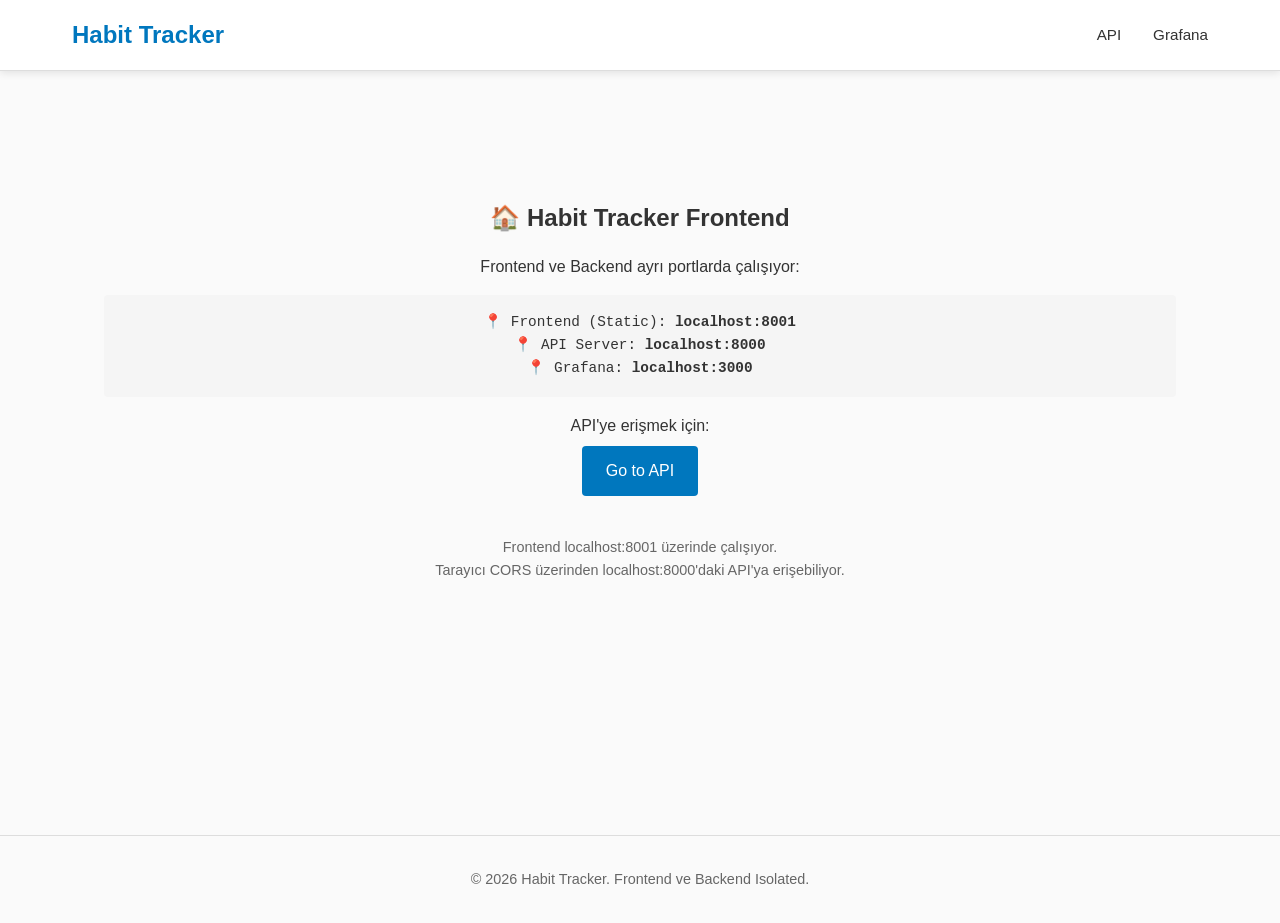
<file: static/index.html>
<!DOCTYPE html>
<html lang="en">
<head>
    <meta charset="UTF-8">
    <meta name="viewport" content="width=device-width, initial-scale=1.0">
    <title>Habit Tracker</title>
    <link rel="stylesheet" href="/static/style.css">
    <style>
        .api-redirect {
            text-align: center;
            padding: 2rem;
            margin-top: 4rem;
        }
        .api-redirect h2 {
            margin-bottom: 1rem;
        }
        .api-redirect a {
            display: inline-block;
            padding: 0.75rem 1.5rem;
            background: #0077be;
            color: white;
            text-decoration: none;
            border-radius: 4px;
            margin: 0.5rem;
        }
        .api-redirect a:hover {
            background: #005fa3;
        }
        .port-info {
            background: #f5f5f5;
            padding: 1rem;
            margin: 1rem 0;
            border-radius: 4px;
            font-family: monospace;
            font-size: 0.9rem;
        }
    </style>
</head>
<body>
    <nav class="navbar">
        <div class="nav-container">
            <a href="/" class="logo">Habit Tracker</a>
            <div class="nav-links">
                <a href="http://localhost:8000/">API</a>
                <a href="http://localhost:3000/">Grafana</a>
            </div>
        </div>
    </nav>

    <main class="main-content">
        <div class="api-redirect">
            <h2>🏠 Habit Tracker Frontend</h2>
            <p>Frontend ve Backend ayrı portlarda çalışıyor:</p>

            <div class="port-info">
                📍 Frontend (Static): <strong>localhost:8001</strong><br>
                📍 API Server: <strong>localhost:8000</strong><br>
                📍 Grafana: <strong>localhost:3000</strong>
            </div>

            <p>API'ye erişmek için:</p>
            <a href="http://localhost:8000/">Go to API</a>

            <p style="margin-top: 2rem; color: #666; font-size: 0.9rem;">
                Frontend localhost:8001 üzerinde çalışıyor.<br>
                Tarayıcı CORS üzerinden localhost:8000'daki API'ya erişebiliyor.
            </p>
        </div>
    </main>

    <footer class="footer">
        <p>&copy; 2026 Habit Tracker. Frontend ve Backend Isolated.</p>
    </footer>

    <script>
        // API health check ve CORS test
        async function testAPI() {
            try {
                const response = await fetch('http://localhost:8000/health', {
                    method: 'GET',
                    credentials: 'include'
                });
                const data = await response.json();
                console.log('✅ API accessible from frontend:', data);
            } catch (error) {
                console.error('❌ CORS or API error:', error);
            }
        }

        document.addEventListener('DOMContentLoaded', testAPI);
    </script>
</body>
</html>
</file>
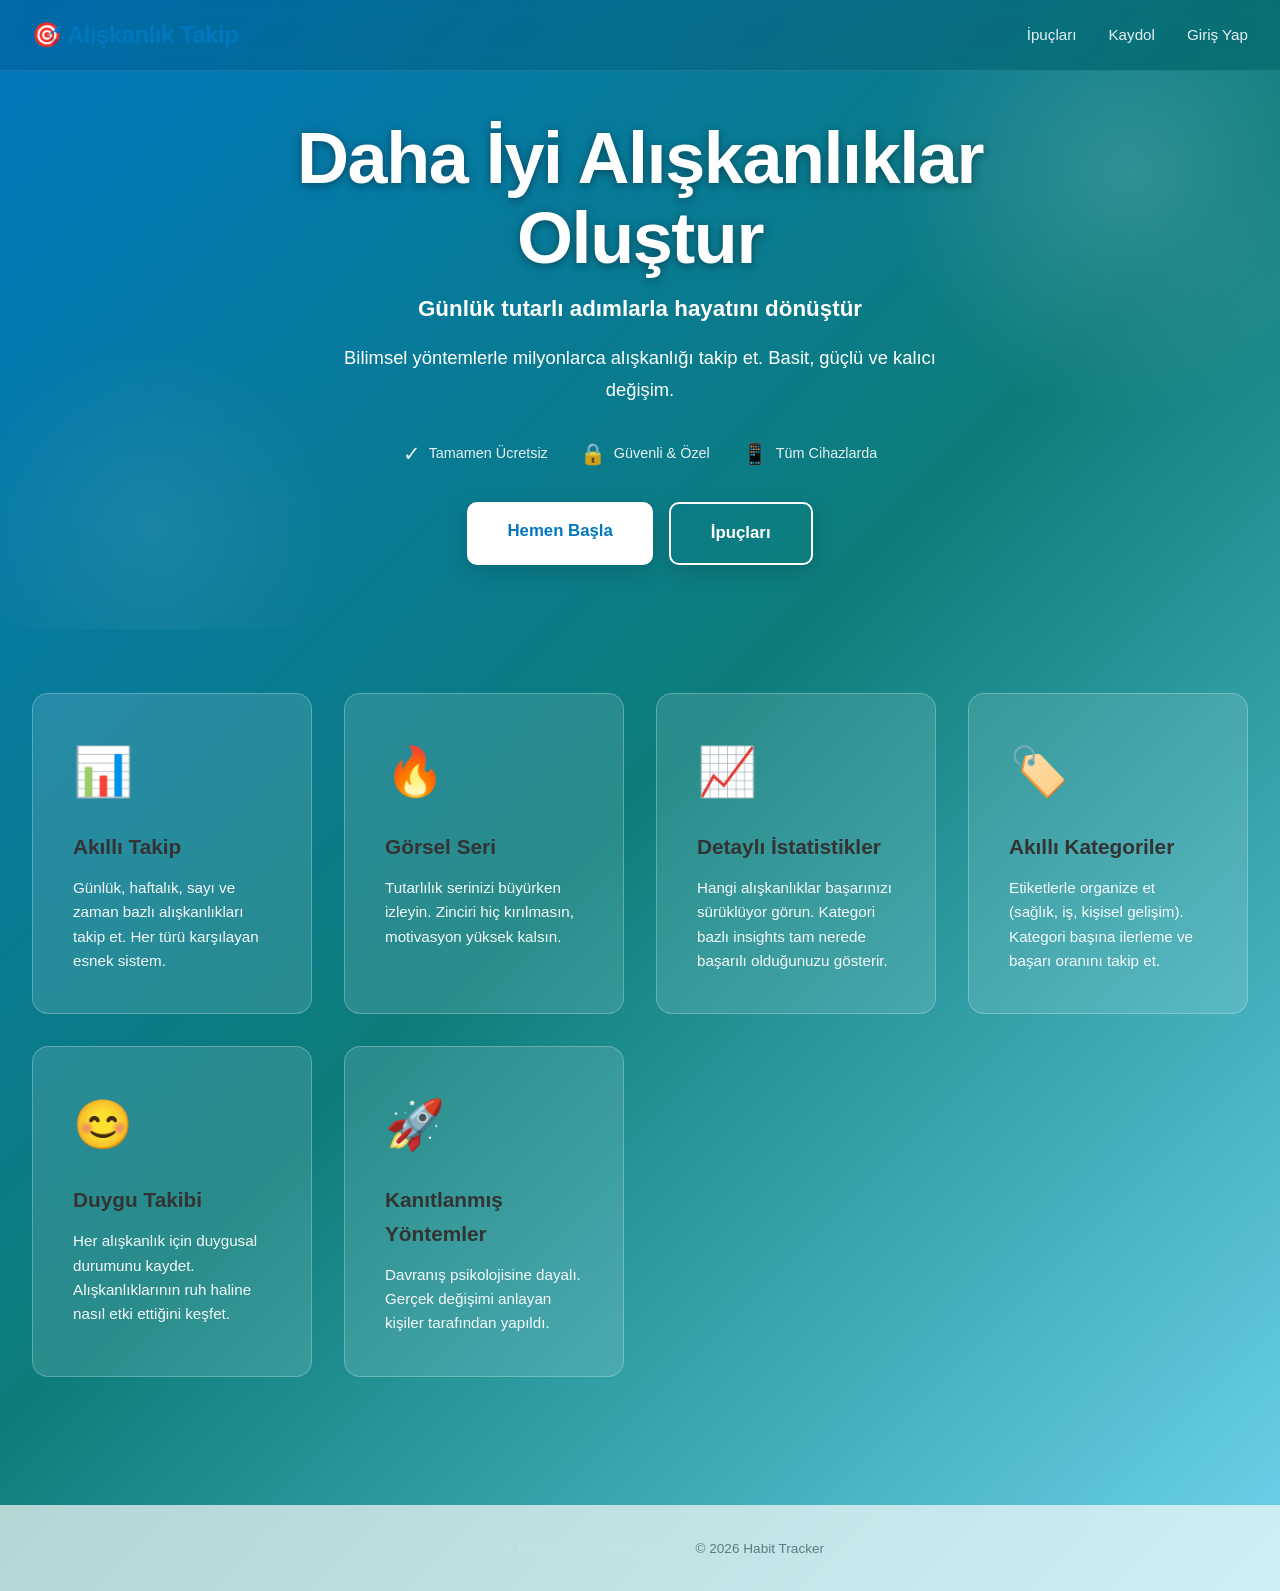
<file: templates/index.html>
<!DOCTYPE html>
<html lang="en">
<head>
    <meta charset="UTF-8">
    <meta name="viewport" content="width=device-width, initial-scale=1.0">
    <meta name="description" content="Build lasting habits with proven psychology. Track progress, maintain streaks, and transform your life. Join thousands of users building better habits.">
    <meta name="theme-color" content="#0077be">
    <meta property="og:title" content="Habit Tracker - Build Lasting Habits">
    <meta property="og:description" content="Simple habit tracking app with science-backed strategies to help you build lasting change.">
    <title>Habit Tracker - Build Lasting Habits | Science-Backed Habit Formation</title>
    <link rel="stylesheet" href="/static/style.css">
    <style>
        * { margin: 0; padding: 0; box-sizing: border-box; }
        html, body { height: 100%; }

        .welcome-page {
            display: flex;
            flex-direction: column;
            min-height: 100vh;
            background: linear-gradient(135deg, #0077be 0%, #0d7d7a 50%, #6dd5ed 100%);
            color: #fff;
            font-family: -apple-system, BlinkMacSystemFont, 'Segoe UI', Roboto, 'Helvetica Neue', Arial, sans-serif;
            overflow-x: hidden;
        }

        /* Navigation */
        .nav-bar {
            padding: 1rem 2rem;
            display: flex;
            justify-content: space-between;
            align-items: center;
            background: rgba(0, 0, 0, 0.1);
            backdrop-filter: blur(10px);
            z-index: 100;
            border-bottom: 1px solid rgba(255, 255, 255, 0.1);
        }

        .logo {
            font-size: 1.5rem;
            font-weight: 700;
            letter-spacing: -0.5px;
            display: flex;
            align-items: center;
            gap: 0.5rem;
        }

        .nav-links {
            display: flex;
            gap: 2rem;
        }

        .nav-links a {
            color: white;
            text-decoration: none;
            font-size: 0.95rem;
            font-weight: 500;
            transition: opacity 0.3s;
            opacity: 0.9;
        }

        .nav-links a:hover {
            opacity: 1;
        }

        /* Hero Section */
        .hero {
            flex: 1;
            display: flex;
            align-items: center;
            justify-content: center;
            padding: 3rem 2rem;
            text-align: center;
            position: relative;
            overflow: hidden;
        }

        .hero::before {
            content: '';
            position: absolute;
            width: 500px;
            height: 500px;
            background: radial-gradient(circle, rgba(255,255,255,0.15) 0%, transparent 70%);
            border-radius: 50%;
            top: -150px;
            right: -100px;
            animation: float 6s ease-in-out infinite;
        }

        .hero::after {
            content: '';
            position: absolute;
            width: 400px;
            height: 400px;
            background: radial-gradient(circle, rgba(255,255,255,0.08) 0%, transparent 70%);
            border-radius: 50%;
            bottom: -100px;
            left: -50px;
            animation: float 8s ease-in-out infinite reverse;
        }

        @keyframes float {
            0%, 100% { transform: translateY(0) translateX(0); }
            50% { transform: translateY(30px) translateX(10px); }
        }

        .hero-content {
            max-width: 700px;
            position: relative;
            z-index: 2;
            animation: slideUp 0.8s ease-out;
        }

        @keyframes slideUp {
            from {
                opacity: 0;
                transform: translateY(40px);
            }
            to {
                opacity: 1;
                transform: translateY(0);
            }
        }

        .hero h1 {
            font-size: clamp(2.2rem, 8vw, 4.5rem);
            margin-bottom: 0.8rem;
            font-weight: 900;
            line-height: 1.1;
            color: #ffffff;
            text-shadow: 0 2px 10px rgba(0, 0, 0, 0.4);
            letter-spacing: -0.02em;
        }

        .tagline {
            font-size: clamp(1.1rem, 2.5vw, 1.4rem);
            margin-bottom: 1rem;
            font-weight: 600;
            color: white;
            opacity: 1;
        }

        .subtitle {
            font-size: clamp(0.95rem, 1.8vw, 1.15rem);
            color: white;
            opacity: 1;
            margin-bottom: 2rem;
            line-height: 1.7;
            max-width: 600px;
            margin-left: auto;
            margin-right: auto;
            font-weight: 500;
        }

        .trust-badges {
            display: flex;
            justify-content: center;
            gap: 2rem;
            margin: 2rem 0;
            flex-wrap: wrap;
            font-size: 0.9rem;
        }

        .badge-item {
            display: flex;
            align-items: center;
            gap: 0.5rem;
            opacity: 0.9;
        }

        .badge-icon {
            font-size: 1.3rem;
        }

        /* CTA Buttons */
        .cta-buttons {
            display: flex;
            gap: 1rem;
            justify-content: center;
            flex-wrap: wrap;
            margin-bottom: 1rem;
            animation: fadeInUp 0.8s ease-out 0.2s both;
        }

        @keyframes fadeInUp {
            from {
                opacity: 0;
                transform: translateY(20px);
            }
            to {
                opacity: 1;
                transform: translateY(0);
            }
        }

        .btn {
            padding: 1rem 2.5rem;
            font-size: 1.05rem;
            font-weight: 700;
            border: none;
            border-radius: 10px;
            cursor: pointer;
            text-decoration: none;
            display: inline-block;
            transition: all 0.3s cubic-bezier(0.175, 0.885, 0.32, 1.275);
            box-shadow: 0 6px 20px rgba(0, 0, 0, 0.15);
            position: relative;
            overflow: hidden;
        }

        .btn::before {
            content: '';
            position: absolute;
            top: 50%;
            left: 50%;
            width: 0;
            height: 0;
            border-radius: 50%;
            background: rgba(255, 255, 255, 0.2);
            transform: translate(-50%, -50%);
            transition: width 0.6s, height 0.6s;
        }

        .btn:hover::before {
            width: 300px;
            height: 300px;
        }

        .btn:active {
            transform: scale(0.95);
        }

        .btn-primary {
            background: white;
            color: #0077be;
        }

        .btn-primary:hover {
            transform: translateY(-3px);
            box-shadow: 0 8px 30px rgba(0, 0, 0, 0.25);
            background: #f8f8f8;
        }

        .btn-secondary {
            background: transparent;
            color: white;
            border: 2.5px solid white;
        }

        .btn-secondary:hover {
            background: rgba(255, 255, 255, 0.15);
            transform: translateY(-3px);
        }

        /* Features Section */
        .features {
            display: grid;
            grid-template-columns: repeat(auto-fit, minmax(280px, 1fr));
            gap: 2rem;
            padding: 4rem 2rem;
            max-width: 1400px;
            margin: 0 auto;
            width: 100%;
            animation: fadeInUp 1s ease-out 0.4s both;
        }

        .feature {
            background: rgba(255, 255, 255, 0.12);
            backdrop-filter: blur(20px);
            padding: 2.5rem;
            border-radius: 16px;
            border: 1px solid rgba(255, 255, 255, 0.25);
            transition: all 0.4s ease;
            cursor: default;
            position: relative;
            overflow: hidden;
        }

        .feature::before {
            content: '';
            position: absolute;
            top: 0;
            left: -100%;
            width: 100%;
            height: 100%;
            background: linear-gradient(90deg, transparent, rgba(255,255,255,0.1), transparent);
            transition: left 0.6s ease;
        }

        .feature:hover {
            background: rgba(255, 255, 255, 0.18);
            border-color: rgba(255, 255, 255, 0.4);
            transform: translateY(-8px);
            box-shadow: 0 12px 40px rgba(0, 0, 0, 0.2);
        }

        .feature:hover::before {
            left: 100%;
        }

        .feature-icon {
            font-size: 3rem;
            margin-bottom: 1.2rem;
            display: block;
            animation: bounce 2s ease-in-out infinite;
        }

        @keyframes bounce {
            0%, 100% { transform: translateY(0); }
            50% { transform: translateY(-10px); }
        }

        .feature h3 {
            font-size: 1.3rem;
            margin-bottom: 0.8rem;
            font-weight: 700;
        }

        .feature p {
            font-size: 0.95rem;
            opacity: 0.95;
            line-height: 1.6;
        }

        /* Footer */
        .footer {
            padding: 2rem;
            text-align: center;
            font-size: 0.85rem;
            opacity: 0.7;
            border-top: 1px solid rgba(255, 255, 255, 0.1);
            display: flex;
            justify-content: center;
            gap: 2rem;
            flex-wrap: wrap;
        }

        .footer a {
            color: white;
            text-decoration: none;
            transition: opacity 0.2s;
        }

        .footer a:hover {
            opacity: 1;
        }

        /* Responsive */
        @media (max-width: 768px) {
            .nav-bar {
                padding: 0.75rem 1rem;
            }

            .logo {
                font-size: 1.2rem;
            }

            .nav-links {
                gap: 1rem;
            }

            .hero {
                padding: 2rem 1rem;
            }

            .cta-buttons {
                flex-direction: column;
            }

            .btn {
                width: 100%;
            }

            .features {
                gap: 1rem;
                padding: 2rem 1rem;
            }

            .feature {
                padding: 1.5rem;
            }

            .stats-section {
                gap: 1rem;
                margin: 1rem;
            }
        }

        /* Accessibility */
        .btn:focus,
        .nav-links a:focus {
            outline: 2px solid white;
            outline-offset: 2px;
        }

        @media (prefers-reduced-motion: reduce) {
            * {
                animation-duration: 0.01ms !important;
                animation-iteration-count: 1 !important;
                transition-duration: 0.01ms !important;
            }
        }
    </style>
</head>
<body>
    <div class="welcome-page">
        <!-- Navigation -->
        <nav class="nav-bar">
            <div class="logo">🎯 Alışkanlık Takip</div>
            <div class="nav-links">
                <a href="/tips" title="Alışkanlık oluşturma ipuçlarını öğren">İpuçları</a>
                <a href="/register" title="Ücretsiz hesap oluştur">Kaydol</a>
                <a href="/login" title="Hesabınıza giriş yapın">Giriş Yap</a>
            </div>
        </nav>

        <!-- Hero Section -->
        <section class="hero">
            <div class="hero-content">
                <h1>Daha İyi Alışkanlıklar Oluştur</h1>
                <p class="tagline">Günlük tutarlı adımlarla hayatını dönüştür</p>
                <p class="subtitle">
                    Bilimsel yöntemlerle milyonlarca alışkanlığı takip et.
                    Basit, güçlü ve kalıcı değişim.
                </p>

                <!-- Trust Badges -->
                <div class="trust-badges">
                    <div class="badge-item">
                        <span class="badge-icon">✓</span>
                        <span>Tamamen Ücretsiz</span>
                    </div>
                    <div class="badge-item">
                        <span class="badge-icon">🔒</span>
                        <span>Güvenli & Özel</span>
                    </div>
                    <div class="badge-item">
                        <span class="badge-icon">📱</span>
                        <span>Tüm Cihazlarda</span>
                    </div>
                </div>

                <div class="cta-buttons">
                    <a href="/register" class="btn btn-primary" title="Ücretsiz hesap oluştur">Hemen Başla</a>
                    <a href="/tips" class="btn btn-secondary" title="Alışkanlık oluşturma ipuçlarını öğren">İpuçları</a>
                </div>
            </div>
        </section>

        <!-- Features -->
        <section class="features">
            <div class="feature">
                <span class="feature-icon">📊</span>
                <h3>Akıllı Takip</h3>
                <p>Günlük, haftalık, sayı ve zaman bazlı alışkanlıkları takip et. Her türü karşılayan esnek sistem.</p>
            </div>

            <div class="feature">
                <span class="feature-icon">🔥</span>
                <h3>Görsel Seri</h3>
                <p>Tutarlılık serinizi büyürken izleyin. Zinciri hiç kırılmasın, motivasyon yüksek kalsın.</p>
            </div>

            <div class="feature">
                <span class="feature-icon">📈</span>
                <h3>Detaylı İstatistikler</h3>
                <p>Hangi alışkanlıklar başarınızı sürüklüyor görun. Kategori bazlı insights tam nerede başarılı olduğunuzu gösterir.</p>
            </div>

            <div class="feature">
                <span class="feature-icon">🏷️</span>
                <h3>Akıllı Kategoriler</h3>
                <p>Etiketlerle organize et (sağlık, iş, kişisel gelişim). Kategori başına ilerleme ve başarı oranını takip et.</p>
            </div>

            <div class="feature">
                <span class="feature-icon">😊</span>
                <h3>Duygu Takibi</h3>
                <p>Her alışkanlık için duygusal durumunu kaydet. Alışkanlıklarının ruh haline nasıl etki ettiğini keşfet.</p>
            </div>

            <div class="feature">
                <span class="feature-icon">🚀</span>
                <h3>Kanıtlanmış Yöntemler</h3>
                <p>Davranış psikolojisine dayalı. Gerçek değişimi anlayan kişiler tarafından yapıldı.</p>
            </div>
        </section>

        <!-- Footer -->
        <footer class="footer">
            <a href="/tips">İpuçları & Rehberler</a>
            <a href="/login">Giriş Yap</a>
            <span>© 2026 Habit Tracker</span>
        </footer>
    </div>
</body>
</html>
</file>
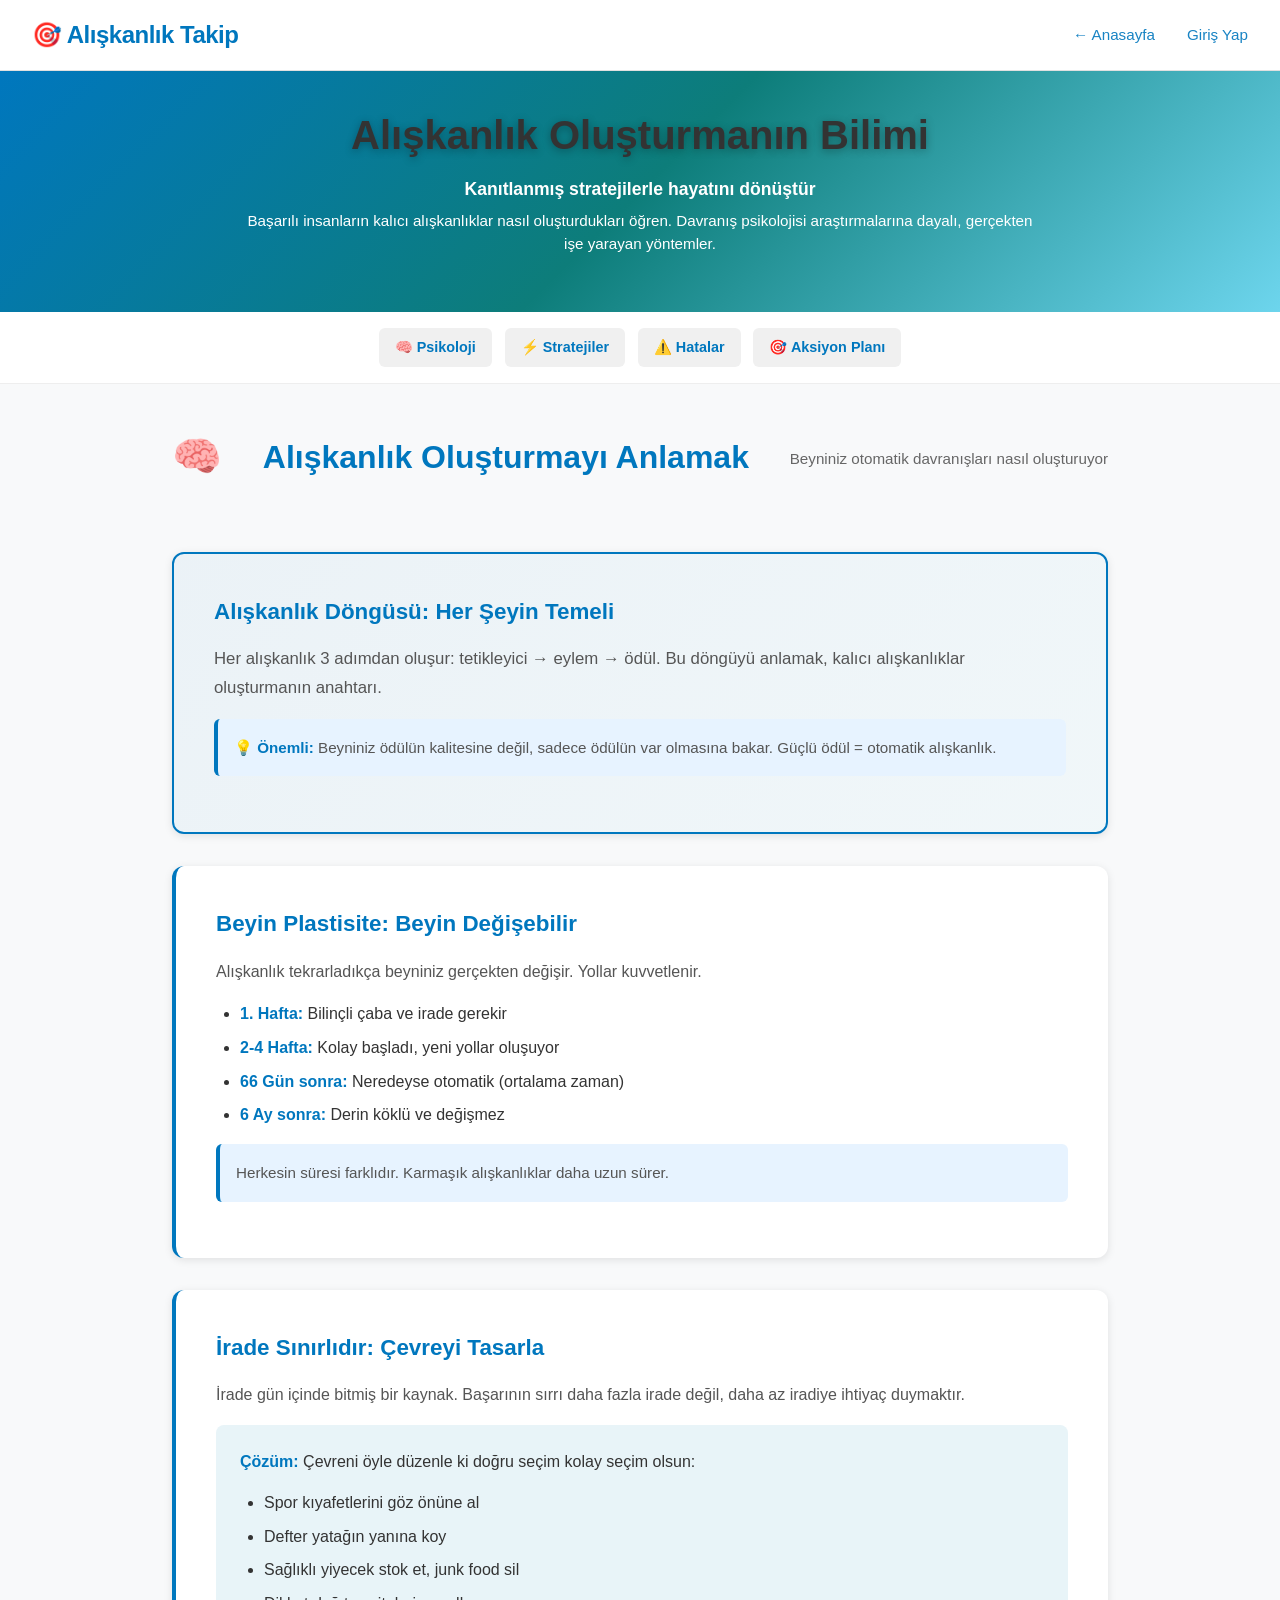
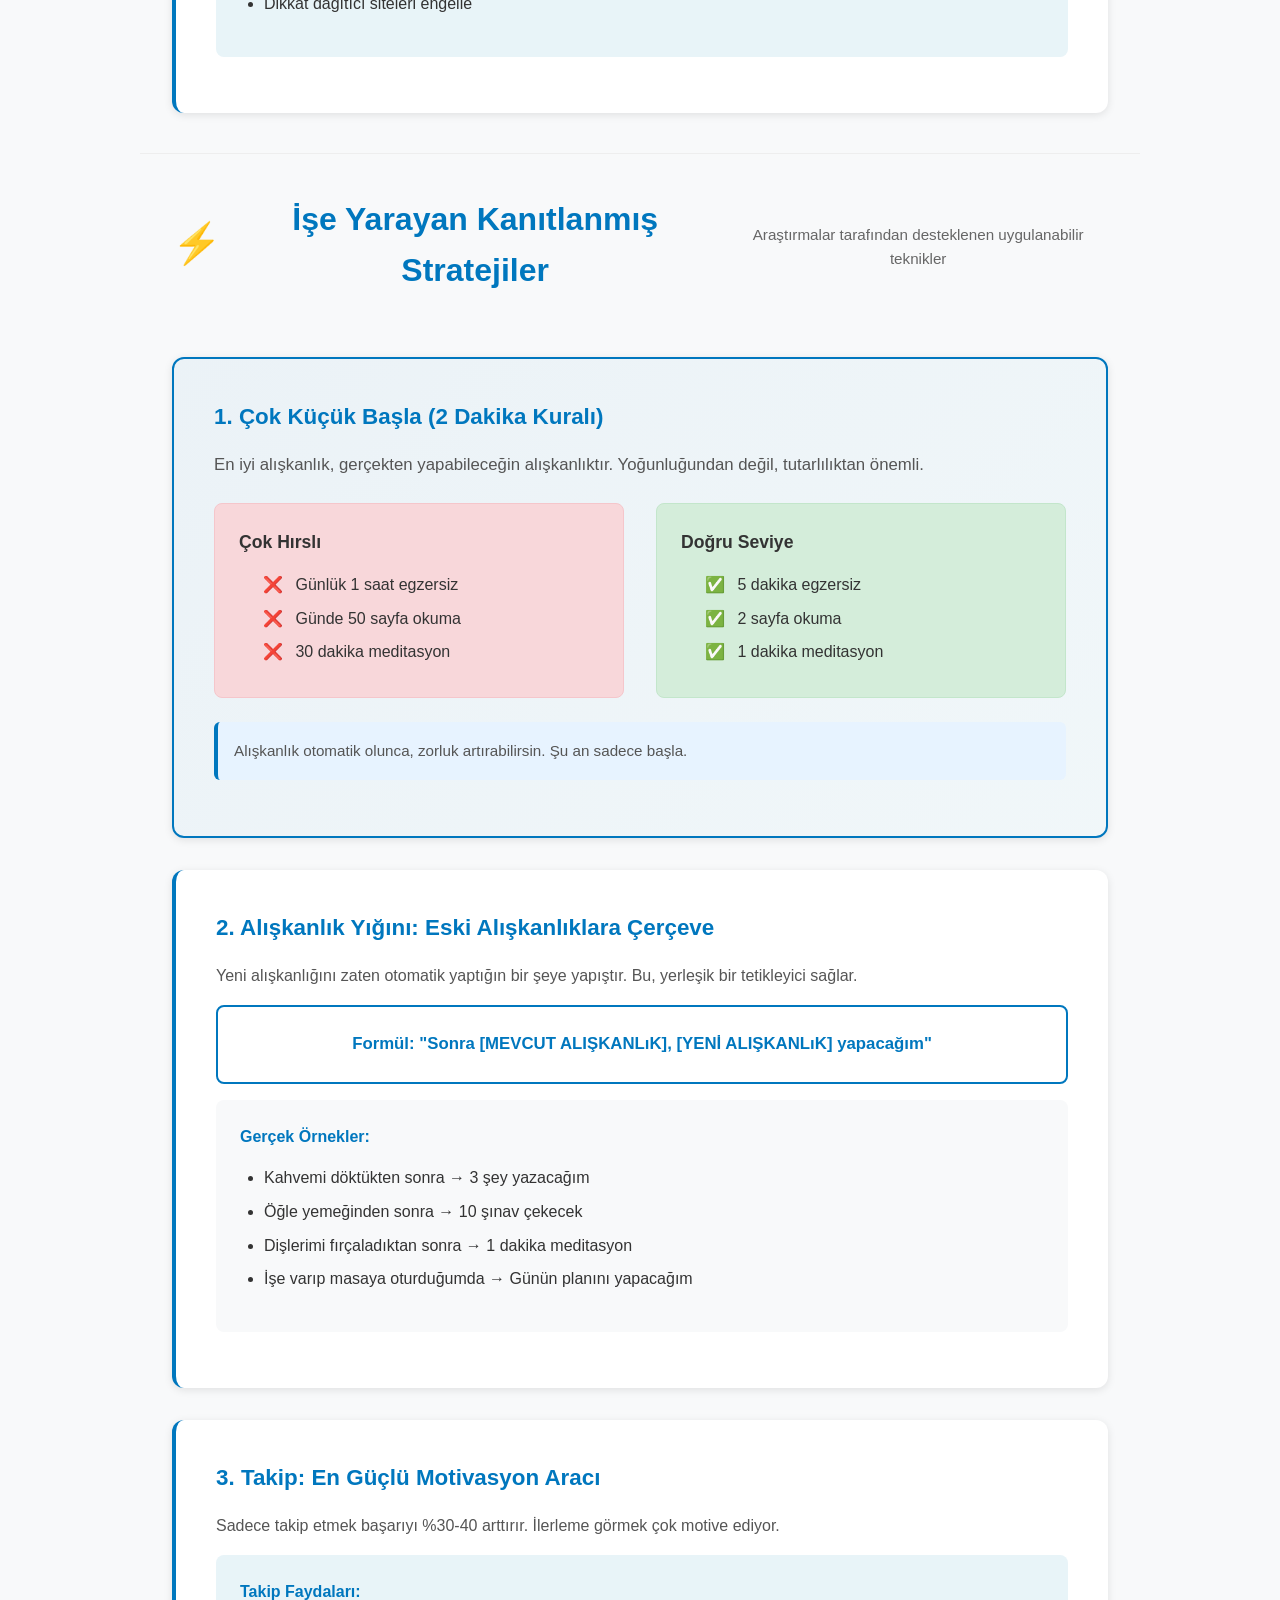
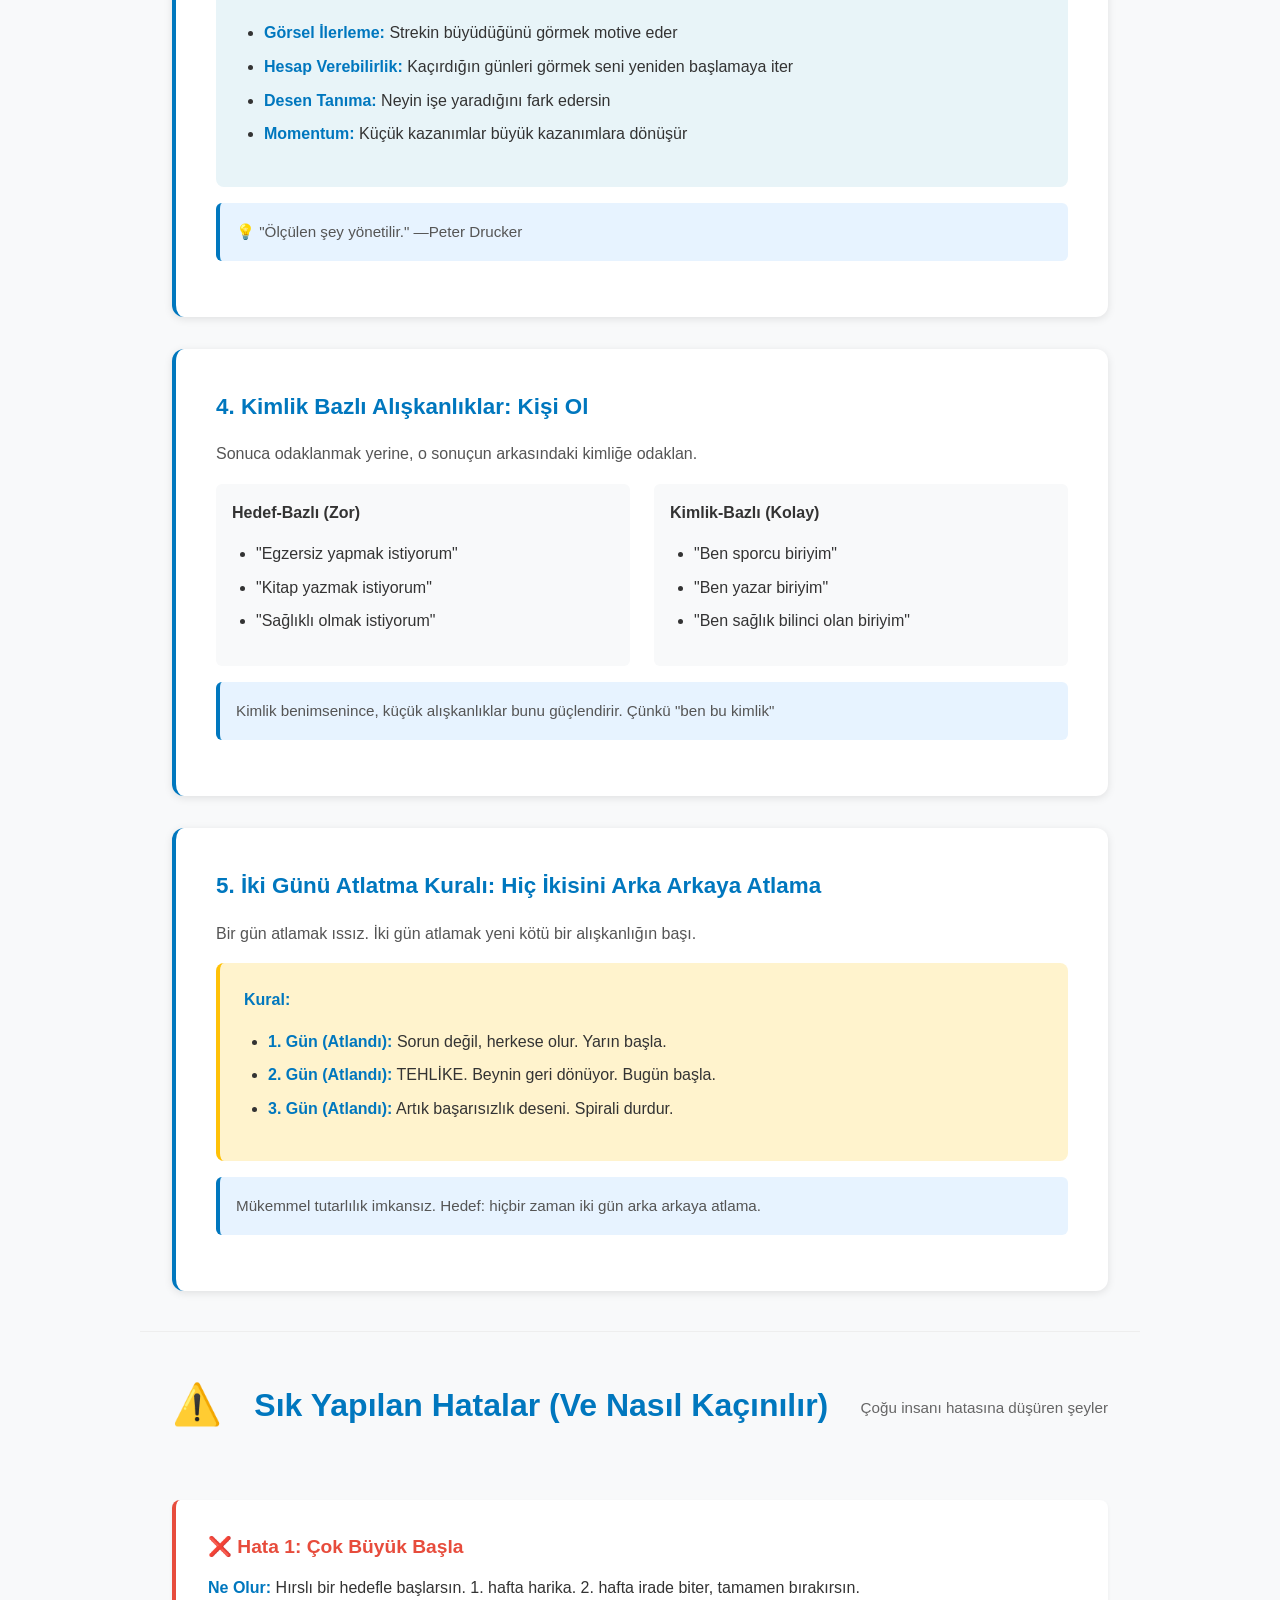
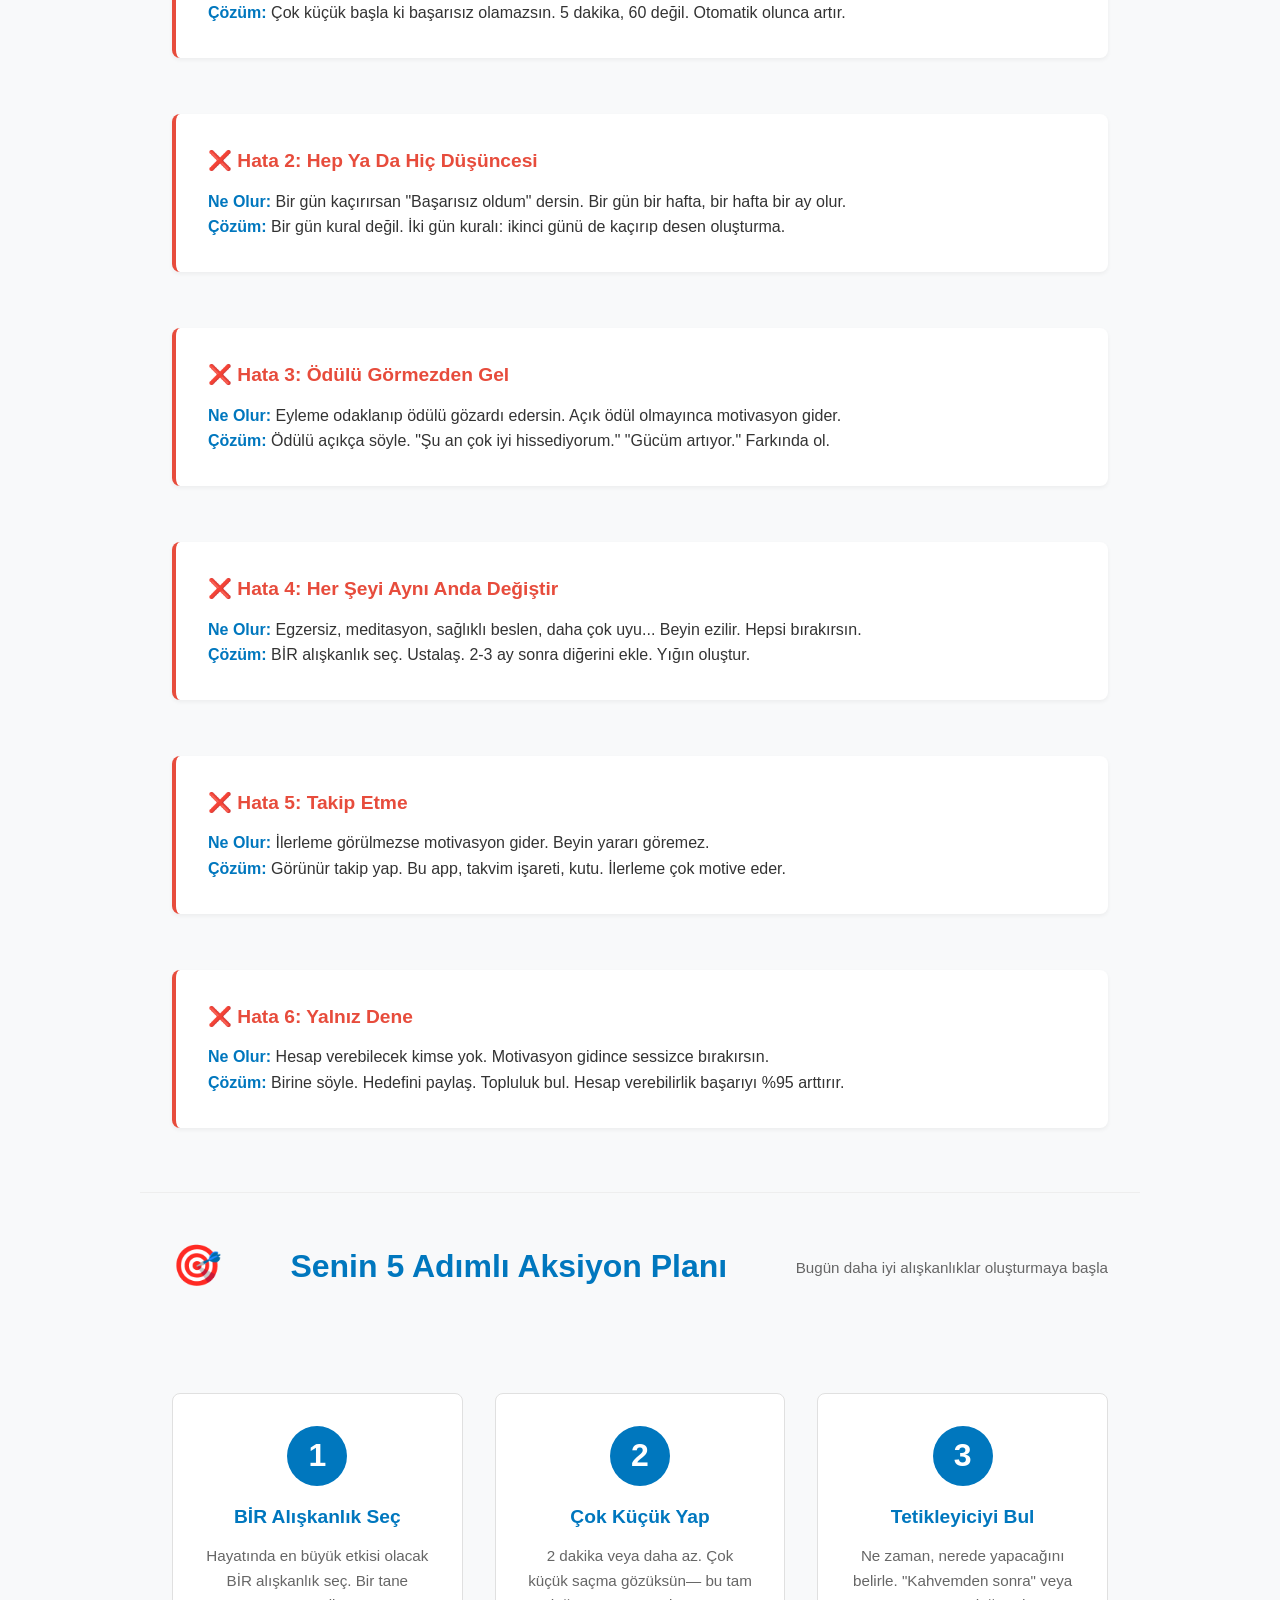
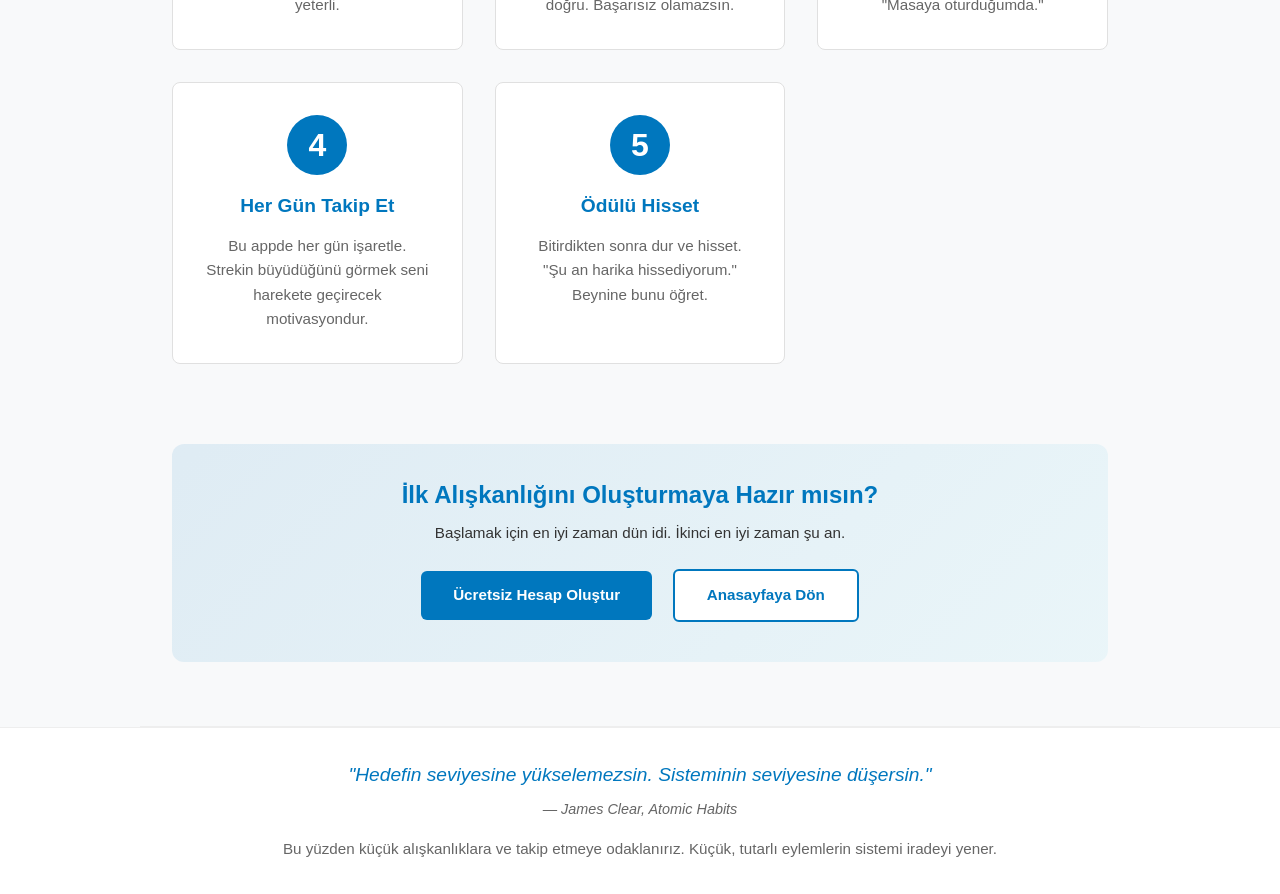
<file: templates/tips.html>
<!DOCTYPE html>
<html lang="tr">
<head>
    <meta charset="UTF-8">
    <meta name="viewport" content="width=device-width, initial-scale=1.0">
    <meta name="description" content="Alışkanlık oluşturma rehberi. Bilimsel yöntemlerle kalıcı alışkanlıklar nasıl oluşturur, ipuçları ve stratejiler.">
    <title>Alışkanlık Oluşturma Rehberi - Kanıtlanmış Stratejiler</title>
    <link rel="stylesheet" href="/static/style.css">
    <style>
        * { margin: 0; padding: 0; box-sizing: border-box; }

        .tips-page {
            background: #f8f9fa;
            color: #333;
            font-family: -apple-system, BlinkMacSystemFont, 'Segoe UI', Roboto, 'Helvetica Neue', Arial, sans-serif;
            line-height: 1.6;
        }

        .tips-hero {
            background: linear-gradient(135deg, #0077be 0%, #0d7d7a 50%, #6dd5ed 100%);
            color: white;
            padding: 2rem 2rem;
            text-align: center;
        }

        .tips-hero-content {
            max-width: 800px;
            margin: 0 auto;
        }

        .tips-hero h1 {
            font-size: clamp(1.8rem, 5vw, 2.5rem);
            margin-bottom: 0.5rem;
            font-weight: 900;
            text-shadow: 0 2px 8px rgba(0,0,0,0.3);
        }

        .tips-hero .lead {
            font-size: 1.1rem;
            margin-bottom: 0.4rem;
            opacity: 1;
            font-weight: 600;
        }

        .tips-hero .description {
            font-size: 0.95rem;
            color: white;
            opacity: 1;
            line-height: 1.5;
            font-weight: 500;
        }

        /* Navigation - shared with welcome page */
        .nav-bar {
            padding: 1rem 2rem;
            display: flex;
            justify-content: space-between;
            align-items: center;
            background: rgba(0, 0, 0, 0.1);
            backdrop-filter: blur(10px);
            z-index: 100;
            border-bottom: 1px solid rgba(255, 255, 255, 0.1);
        }

        .nav-bar.sticky {
            position: sticky;
            top: 0;
            background: white;
            border-bottom: 1px solid #e0e0e0;
            backdrop-filter: none;
        }

        .logo {
            font-size: 1.5rem;
            font-weight: 700;
            letter-spacing: -0.5px;
            display: flex;
            align-items: center;
            gap: 0.5rem;
            color: white;
        }

        .nav-bar.sticky .logo {
            color: #0077be;
        }

        .nav-links {
            display: flex;
            gap: 2rem;
        }

        .nav-links a {
            color: white;
            text-decoration: none;
            font-size: 0.95rem;
            font-weight: 500;
            transition: opacity 0.3s;
            opacity: 0.9;
        }

        .nav-bar.sticky .nav-links a {
            color: #0077be;
        }

        .nav-links a:hover {
            opacity: 1;
        }

        .quick-nav {
            display: flex;
            justify-content: center;
            gap: 0.8rem;
            padding: 1rem;
            flex-wrap: wrap;
            background: white;
            border-bottom: 1px solid #eee;
            position: sticky;
            top: 60px;
            z-index: 50;
        }

        .nav-link {
            padding: 0.5rem 1rem;
            background: #f0f0f0;
            color: #0077be;
            text-decoration: none;
            border-radius: 6px;
            font-weight: 600;
            font-size: 0.9rem;
            transition: all 0.3s;
        }

        .nav-link:hover {
            background: #0077be;
            color: white;
            transform: translateY(-2px);
        }

        .tips-section {
            max-width: 1000px;
            margin: 0 auto;
            padding: 2.5rem 2rem;
            border-bottom: 1px solid #eee;
        }

        .section-header {
            text-align: center;
            margin-bottom: 2rem;
        }

        .section-icon {
            font-size: 2.5rem;
            display: block;
            margin-bottom: 0.5rem;
        }

        .section-header h2 {
            font-size: 2rem;
            margin-bottom: 0.3rem;
            color: #0077be;
        }

        .section-header p {
            font-size: 0.95rem;
            color: #666;
        }

        .tip-content {
            display: grid;
            gap: 2rem;
        }

        .tip-card {
            background: white;
            padding: 2.5rem;
            border-radius: 12px;
            border-left: 4px solid #0077be;
            box-shadow: 0 2px 8px rgba(0,0,0,0.1);
            transition: all 0.3s ease;
        }

        .tip-card:hover {
            transform: translateY(-4px);
            box-shadow: 0 8px 16px rgba(0,0,0,0.12);
        }

        .tip-card.spotlight {
            background: linear-gradient(135deg, rgba(0,119,190,0.05) 0%, rgba(109,213,237,0.05) 100%);
            border: 2px solid #0077be;
        }

        .tip-card h3 {
            font-size: 1.4rem;
            margin-bottom: 1rem;
            color: #0077be;
        }

        .tip-card p {
            margin-bottom: 1rem;
            color: #555;
        }

        .description {
            font-size: 1.05rem;
            color: #666;
            margin-bottom: 1.5rem;
        }

        .before-after {
            display: grid;
            grid-template-columns: 1fr 1fr;
            gap: 2rem;
            margin: 1.5rem 0;
        }

        .before, .after {
            padding: 1.5rem;
            border-radius: 8px;
        }

        .before {
            background: #f8d7da;
            border: 1px solid #f5c6cb;
        }

        .after {
            background: #d4edda;
            border: 1px solid #c3e6cb;
        }

        .before h4, .after h4 {
            margin-bottom: 1rem;
            font-size: 1.1rem;
        }

        .before ul, .after ul {
            list-style: none;
            margin: 0;
        }

        .before li:before {
            content: "❌ ";
            margin-right: 0.5rem;
        }

        .after li:before {
            content: "✅ ";
            margin-right: 0.5rem;
        }

        .insight {
            background: #e7f3ff;
            padding: 1rem;
            border-radius: 6px;
            margin: 1rem 0;
            font-size: 0.95rem;
            border-left: 4px solid #0077be;
        }

        .formula {
            background: #fff;
            border: 2px solid #0077be;
            padding: 1.5rem;
            border-radius: 8px;
            margin: 1rem 0;
            font-size: 1.05rem;
            font-weight: 600;
            color: #0077be;
            text-align: center;
        }

        .examples {
            background: #f8f9fa;
            padding: 1.5rem;
            border-radius: 8px;
            margin: 1rem 0;
        }

        .strategy {
            background: #e8f4f8;
            padding: 1.5rem;
            border-radius: 8px;
            margin: 1rem 0;
        }

        .comparison {
            display: grid;
            grid-template-columns: 1fr 1fr;
            gap: 1.5rem;
            margin: 1rem 0;
        }

        .goal-focused, .identity-focused {
            padding: 1rem;
            border-radius: 6px;
            background: #f8f9fa;
        }

        .goal-focused h4, .identity-focused h4 {
            margin-bottom: 0.75rem;
            font-size: 1rem;
        }

        .rule {
            background: #fff3cd;
            padding: 1.5rem;
            border-radius: 8px;
            margin: 1rem 0;
            border-left: 4px solid #ffc107;
        }

        .mistake {
            background: white;
            padding: 2rem;
            border-radius: 8px;
            border-left: 4px solid #e74c3c;
            margin-bottom: 1.5rem;
            box-shadow: 0 2px 4px rgba(0,0,0,0.05);
        }

        .mistake h3 {
            color: #e74c3c;
            margin-bottom: 0.75rem;
        }

        .action-steps {
            display: grid;
            grid-template-columns: repeat(auto-fit, minmax(250px, 1fr));
            gap: 2rem;
            margin: 2rem 0;
        }

        .step {
            background: white;
            padding: 2rem;
            border-radius: 8px;
            border: 1px solid #e0e0e0;
            text-align: center;
        }

        .step-number-large {
            background: #0077be;
            color: white;
            width: 60px;
            height: 60px;
            border-radius: 50%;
            display: flex;
            align-items: center;
            justify-content: center;
            font-size: 2rem;
            font-weight: bold;
            margin: 0 auto 1rem;
        }

        .step h3 {
            color: #0077be;
            margin-bottom: 0.75rem;
        }

        .step p {
            color: #666;
            font-size: 0.95rem;
        }

        .start-cta {
            text-align: center;
            background: linear-gradient(135deg, rgba(0,119,190,0.1) 0%, rgba(109,213,237,0.1) 100%);
            padding: 2rem;
            border-radius: 12px;
            margin: 1.5rem 0;
        }

        .start-cta h2 {
            color: #0077be;
            margin-bottom: 0.4rem;
            font-size: 1.5rem;
        }

        .start-cta p {
            margin-bottom: 1rem;
            font-size: 0.95rem;
        }

        .quote-section {
            background: white;
            padding: 2rem;
            text-align: center;
            border-top: 1px solid #eee;
        }

        blockquote {
            font-size: 1.2rem;
            font-weight: 500;
            color: #0077be;
            margin-bottom: 0.5rem;
            font-style: italic;
        }

        cite {
            font-size: 0.9rem;
            color: #666;
            display: block;
        }

        .quote-explanation {
            color: #666;
            margin-top: 1rem;
            font-size: 0.95rem;
        }

        .btn {
            display: inline-block;
            padding: 0.75rem 2rem;
            margin: 0.5rem;
            border-radius: 6px;
            text-decoration: none;
            font-weight: 600;
            transition: all 0.3s;
            border: none;
            cursor: pointer;
        }

        .btn-primary {
            background: #0077be;
            color: white;
        }

        .btn-primary:hover {
            background: #005a8f;
            transform: translateY(-2px);
        }

        .btn-secondary {
            background: white;
            color: #0077be;
            border: 2px solid #0077be;
        }

        .btn-secondary:hover {
            background: #f0f8ff;
        }

        ul, ol {
            margin-left: 1.5rem;
            margin-bottom: 1rem;
        }

        li {
            margin-bottom: 0.5rem;
        }

        strong {
            color: #0077be;
        }

        @media (max-width: 768px) {
            .nav-bar {
                padding: 0.75rem 1rem;
            }

            .logo {
                font-size: 1.2rem;
            }

            .nav-links {
                gap: 1rem;
            }

            .nav-links a {
                font-size: 0.85rem;
            }

            .tips-hero {
                padding: 1.5rem 1rem;
            }

            .tips-hero h1 {
                font-size: 1.5rem;
                margin-bottom: 0.3rem;
            }

            .tips-hero .lead {
                font-size: 1rem;
            }

            .tips-hero .description {
                font-size: 0.9rem;
            }

            .tips-section {
                padding: 2rem 1rem;
            }

            .quick-nav {
                padding: 1rem;
                gap: 0.5rem;
                top: 50px;
            }

            .nav-link {
                padding: 0.5rem 1rem;
                font-size: 0.9rem;
            }

            .before-after {
                grid-template-columns: 1fr;
            }

            .comparison {
                grid-template-columns: 1fr;
            }
        }
    </style>
</head>
<body>
    <div class="tips-page">
        <!-- Sticky Navigation -->
        <nav class="nav-bar sticky">
            <div class="logo">🎯 Alışkanlık Takip</div>
            <div class="nav-links">
                <a href="/" title="Ana sayfaya dön">← Anasayfa</a>
                <a href="/login" title="Hesabınıza giriş yapın">Giriş Yap</a>
            </div>
        </nav>

        <!-- Header -->
        <section class="tips-hero">
            <div class="tips-hero-content">
                <h1>Alışkanlık Oluşturmanın Bilimi</h1>
                <p class="lead">Kanıtlanmış stratejilerle hayatını dönüştür</p>
                <p class="description">
                    Başarılı insanların kalıcı alışkanlıklar nasıl oluşturdukları öğren. Davranış psikolojisi araştırmalarına dayalı, gerçekten işe yarayan yöntemler.
                </p>
            </div>
        </section>

        <!-- Quick Navigation -->
        <section class="quick-nav">
            <a href="#psychology" class="nav-link">🧠 Psikoloji</a>
            <a href="#strategies" class="nav-link">⚡ Stratejiler</a>
            <a href="#mistakes" class="nav-link">⚠️ Hatalar</a>
            <a href="#action-plan" class="nav-link">🎯 Aksiyon Planı</a>
        </section>

        <!-- Psychology Section -->
        <section id="psychology" class="tips-section">
            <div class="section-header">
                <span class="section-icon">🧠</span>
                <h2>Alışkanlık Oluşturmayı Anlamak</h2>
                <p>Beyniniz otomatik davranışları nasıl oluşturuyor</p>
            </div>

            <div class="tip-content">
                <div class="tip-card spotlight">
                    <h3>Alışkanlık Döngüsü: Her Şeyin Temeli</h3>
                    <p class="description">Her alışkanlık 3 adımdan oluşur: tetikleyici → eylem → ödül. Bu döngüyü anlamak, kalıcı alışkanlıklar oluşturmanın anahtarı.</p>
                    <p class="insight">💡 <strong>Önemli:</strong> Beyniniz ödülün kalitesine değil, sadece ödülün var olmasına bakar. Güçlü ödül = otomatik alışkanlık.</p>
                </div>

                <div class="tip-card">
                    <h3>Beyin Plastisite: Beyin Değişebilir</h3>
                    <p>Alışkanlık tekrarladıkça beyniniz gerçekten değişir. Yollar kuvvetlenir.</p>
                    <ul>
                        <li><strong>1. Hafta:</strong> Bilinçli çaba ve irade gerekir</li>
                        <li><strong>2-4 Hafta:</strong> Kolay başladı, yeni yollar oluşuyor</li>
                        <li><strong>66 Gün sonra:</strong> Neredeyse otomatik (ortalama zaman)</li>
                        <li><strong>6 Ay sonra:</strong> Derin köklü ve değişmez</li>
                    </ul>
                    <p class="insight">Herkesin süresi farklıdır. Karmaşık alışkanlıklar daha uzun sürer.</p>
                </div>

                <div class="tip-card">
                    <h3>İrade Sınırlıdır: Çevreyi Tasarla</h3>
                    <p>İrade gün içinde bitmiş bir kaynak. Başarının sırrı daha fazla irade değil, daha az iradiye ihtiyaç duymaktır.</p>
                    <div class="strategy">
                        <strong>Çözüm:</strong> Çevreni öyle düzenle ki doğru seçim kolay seçim olsun:
                        <ul>
                            <li>Spor kıyafetlerini göz önüne al</li>
                            <li>Defter yatağın yanına koy</li>
                            <li>Sağlıklı yiyecek stok et, junk food sil</li>
                            <li>Dikkat dağıtıcı siteleri engelle</li>
                        </ul>
                    </div>
                </div>
            </div>
        </section>

        <!-- Strategies Section -->
        <section id="strategies" class="tips-section">
            <div class="section-header">
                <span class="section-icon">⚡</span>
                <h2>İşe Yarayan Kanıtlanmış Stratejiler</h2>
                <p>Araştırmalar tarafından desteklenen uygulanabilir teknikler</p>
            </div>

            <div class="tip-content">
                <div class="tip-card spotlight">
                    <h3>1. Çok Küçük Başla (2 Dakika Kuralı)</h3>
                    <p class="description">En iyi alışkanlık, gerçekten yapabileceğin alışkanlıktır. Yoğunluğundan değil, tutarlılıktan önemli.</p>
                    <div class="before-after">
                        <div class="before">
                            <h4>Çok Hırslı</h4>
                            <ul>
                                <li>Günlük 1 saat egzersiz</li>
                                <li>Günde 50 sayfa okuma</li>
                                <li>30 dakika meditasyon</li>
                            </ul>
                        </div>
                        <div class="after">
                            <h4>Doğru Seviye</h4>
                            <ul>
                                <li>5 dakika egzersiz</li>
                                <li>2 sayfa okuma</li>
                                <li>1 dakika meditasyon</li>
                            </ul>
                        </div>
                    </div>
                    <p class="insight">Alışkanlık otomatik olunca, zorluk artırabilirsin. Şu an sadece başla.</p>
                </div>

                <div class="tip-card">
                    <h3>2. Alışkanlık Yığını: Eski Alışkanlıklara Çerçeve</h3>
                    <p>Yeni alışkanlığını zaten otomatik yaptığın bir şeye yapıştır. Bu, yerleşik bir tetikleyici sağlar.</p>
                    <div class="formula">
                        <strong>Formül:</strong> "Sonra [MEVCUT ALIŞKANLıK], [YENİ ALIŞKANLıK] yapacağım"
                    </div>
                    <div class="examples">
                        <strong>Gerçek Örnekler:</strong>
                        <ul>
                            <li>Kahvemi döktükten sonra → 3 şey yazacağım</li>
                            <li>Öğle yemeğinden sonra → 10 şınav çekecek</li>
                            <li>Dişlerimi fırçaladıktan sonra → 1 dakika meditasyon</li>
                            <li>İşe varıp masaya oturduğumda → Günün planını yapacağım</li>
                        </ul>
                    </div>
                </div>

                <div class="tip-card">
                    <h3>3. Takip: En Güçlü Motivasyon Aracı</h3>
                    <p>Sadece takip etmek başarıyı %30-40 arttırır. İlerleme görmek çok motive ediyor.</p>
                    <div class="strategy">
                        <strong>Takip Faydaları:</strong>
                        <ul>
                            <li><strong>Görsel İlerleme:</strong> Strekin büyüdüğünü görmek motive eder</li>
                            <li><strong>Hesap Verebilirlik:</strong> Kaçırdığın günleri görmek seni yeniden başlamaya iter</li>
                            <li><strong>Desen Tanıma:</strong> Neyin işe yaradığını fark edersin</li>
                            <li><strong>Momentum:</strong> Küçük kazanımlar büyük kazanımlara dönüşür</li>
                        </ul>
                    </div>
                    <p class="insight">💡 "Ölçülen şey yönetilir." —Peter Drucker</p>
                </div>

                <div class="tip-card">
                    <h3>4. Kimlik Bazlı Alışkanlıklar: Kişi Ol</h3>
                    <p>Sonuca odaklanmak yerine, o sonuçun arkasındaki kimliğe odaklan.</p>
                    <div class="comparison">
                        <div class="goal-focused">
                            <h4>Hedef-Bazlı (Zor)</h4>
                            <ul>
                                <li>"Egzersiz yapmak istiyorum"</li>
                                <li>"Kitap yazmak istiyorum"</li>
                                <li>"Sağlıklı olmak istiyorum"</li>
                            </ul>
                        </div>
                        <div class="identity-focused">
                            <h4>Kimlik-Bazlı (Kolay)</h4>
                            <ul>
                                <li>"Ben sporcu biriyim"</li>
                                <li>"Ben yazar biriyim"</li>
                                <li>"Ben sağlık bilinci olan biriyim"</li>
                            </ul>
                        </div>
                    </div>
                    <p class="insight">Kimlik benimsenince, küçük alışkanlıklar bunu güçlendirir. Çünkü "ben bu kimlik"</p>
                </div>

                <div class="tip-card">
                    <h3>5. İki Günü Atlatma Kuralı: Hiç İkisini Arka Arkaya Atlama</h3>
                    <p>Bir gün atlamak ıssız. İki gün atlamak yeni kötü bir alışkanlığın başı.</p>
                    <div class="rule">
                        <strong>Kural:</strong>
                        <ul>
                            <li><strong>1. Gün (Atlandı):</strong> Sorun değil, herkese olur. Yarın başla.</li>
                            <li><strong>2. Gün (Atlandı):</strong> TEHLİKE. Beynin geri dönüyor. Bugün başla.</li>
                            <li><strong>3. Gün (Atlandı):</strong> Artık başarısızlık deseni. Spirali durdur.</li>
                        </ul>
                    </div>
                    <p class="insight">Mükemmel tutarlılık imkansız. Hedef: hiçbir zaman iki gün arka arkaya atlama.</p>
                </div>
            </div>
        </section>

        <!-- Common Mistakes Section -->
        <section id="mistakes" class="tips-section">
            <div class="section-header">
                <span class="section-icon">⚠️</span>
                <h2>Sık Yapılan Hatalar (Ve Nasıl Kaçınılır)</h2>
                <p>Çoğu insanı hatasına düşüren şeyler</p>
            </div>

            <div class="tip-content">
                <div class="mistake">
                    <h3>❌ Hata 1: Çok Büyük Başla</h3>
                    <p><strong>Ne Olur:</strong> Hırslı bir hedefle başlarsın. 1. hafta harika. 2. hafta irade biter, tamamen bırakırsın.</p>
                    <p><strong>Çözüm:</strong> Çok küçük başla ki başarısız olamazsın. 5 dakika, 60 değil. Otomatik olunca artır.</p>
                </div>

                <div class="mistake">
                    <h3>❌ Hata 2: Hep Ya Da Hiç Düşüncesi</h3>
                    <p><strong>Ne Olur:</strong> Bir gün kaçırırsan "Başarısız oldum" dersin. Bir gün bir hafta, bir hafta bir ay olur.</p>
                    <p><strong>Çözüm:</strong> Bir gün kural değil. İki gün kuralı: ikinci günü de kaçırıp desen oluşturma.</p>
                </div>

                <div class="mistake">
                    <h3>❌ Hata 3: Ödülü Görmezden Gel</h3>
                    <p><strong>Ne Olur:</strong> Eyleme odaklanıp ödülü gözardı edersin. Açık ödül olmayınca motivasyon gider.</p>
                    <p><strong>Çözüm:</strong> Ödülü açıkça söyle. "Şu an çok iyi hissediyorum." "Gücüm artıyor." Farkında ol.</p>
                </div>

                <div class="mistake">
                    <h3>❌ Hata 4: Her Şeyi Aynı Anda Değiştir</h3>
                    <p><strong>Ne Olur:</strong> Egzersiz, meditasyon, sağlıklı beslen, daha çok uyu... Beyin ezilir. Hepsi bırakırsın.</p>
                    <p><strong>Çözüm:</strong> BİR alışkanlık seç. Ustalaş. 2-3 ay sonra diğerini ekle. Yığın oluştur.</p>
                </div>

                <div class="mistake">
                    <h3>❌ Hata 5: Takip Etme</h3>
                    <p><strong>Ne Olur:</strong> İlerleme görülmezse motivasyon gider. Beyin yararı göremez.</p>
                    <p><strong>Çözüm:</strong> Görünür takip yap. Bu app, takvim işareti, kutu. İlerleme çok motive eder.</p>
                </div>

                <div class="mistake">
                    <h3>❌ Hata 6: Yalnız Dene</h3>
                    <p><strong>Ne Olur:</strong> Hesap verebilecek kimse yok. Motivasyon gidince sessizce bırakırsın.</p>
                    <p><strong>Çözüm:</strong> Birine söyle. Hedefini paylaş. Topluluk bul. Hesap verebilirlik başarıyı %95 arttırır.</p>
                </div>
            </div>
        </section>

        <!-- Action Plan Section -->
        <section id="action-plan" class="tips-section">
            <div class="section-header">
                <span class="section-icon">🎯</span>
                <h2>Senin 5 Adımlı Aksiyon Planı</h2>
                <p>Bugün daha iyi alışkanlıklar oluşturmaya başla</p>
            </div>

            <div class="action-steps">
                <div class="step">
                    <div class="step-number-large">1</div>
                    <h3>BİR Alışkanlık Seç</h3>
                    <p>Hayatında en büyük etkisi olacak BİR alışkanlık seç. Bir tane yeterli.</p>
                </div>

                <div class="step">
                    <div class="step-number-large">2</div>
                    <h3>Çok Küçük Yap</h3>
                    <p>2 dakika veya daha az. Çok küçük saçma gözüksün— bu tam doğru. Başarısız olamazsın.</p>
                </div>

                <div class="step">
                    <div class="step-number-large">3</div>
                    <h3>Tetikleyiciyi Bul</h3>
                    <p>Ne zaman, nerede yapacağını belirle. "Kahvemden sonra" veya "Masaya oturduğumda."</p>
                </div>

                <div class="step">
                    <div class="step-number-large">4</div>
                    <h3>Her Gün Takip Et</h3>
                    <p>Bu appde her gün işaretle. Strekin büyüdüğünü görmek seni harekete geçirecek motivasyondur.</p>
                </div>

                <div class="step">
                    <div class="step-number-large">5</div>
                    <h3>Ödülü Hisset</h3>
                    <p>Bitirdikten sonra dur ve hisset. "Şu an harika hissediyorum." Beynine bunu öğret.</p>
                </div>
            </div>

            <div class="start-cta">
                <h2>İlk Alışkanlığını Oluşturmaya Hazır mısın?</h2>
                <p>Başlamak için en iyi zaman dün idi. İkinci en iyi zaman şu an.</p>
                <a href="/register" class="btn btn-primary">Ücretsiz Hesap Oluştur</a>
                <a href="/" class="btn btn-secondary">Anasayfaya Dön</a>
            </div>
        </section>

        <!-- Quote Section -->
        <section class="quote-section">
            <blockquote>
                "Hedefin seviyesine yükselemezsin. Sisteminin seviyesine düşersin."
            </blockquote>
            <cite>— James Clear, Atomic Habits</cite>
            <p class="quote-explanation">
                Bu yüzden küçük alışkanlıklara ve takip etmeye odaklanırız. Küçük, tutarlı eylemlerin sistemi iradeyi yener.
            </p>
        </section>
    </div>
</body>
</html>
</file>
<file: static/style.css>
* {
    margin: 0;
    padding: 0;
    box-sizing: border-box;
}

:root {
    --primary: #0077be;
    --secondary: #00a8e8;
    --success: #27ae60;
    --danger: #e74c3c;
    --warning: #f39c12;
    --light: #f5f5f5;
    --text: #333;
    --text-light: #666;
    --border: #ddd;
    --shadow: 0 2px 8px rgba(0, 0, 0, 0.1);
    --shadow-lg: 0 4px 12px rgba(0, 0, 0, 0.15);
}

body {
    font-family: -apple-system, BlinkMacSystemFont, 'Segoe UI', Roboto, 'Helvetica Neue', Arial, sans-serif;
    background-color: #fafafa;
    color: var(--text);
    line-height: 1.6;
}

/* Navbar */
.navbar {
    background-color: white;
    border-bottom: 1px solid var(--border);
    padding: 1rem 0;
    box-shadow: var(--shadow);
}

.nav-container {
    max-width: 1200px;
    margin: 0 auto;
    display: flex;
    justify-content: space-between;
    align-items: center;
    padding: 0 2rem;
}

.logo {
    font-size: 1.5rem;
    font-weight: 700;
    color: var(--primary);
    text-decoration: none;
}

.nav-links {
    display: flex;
    gap: 2rem;
}

.nav-links a {
    color: var(--text);
    text-decoration: none;
    font-size: 0.95rem;
    transition: color 0.2s;
}

.nav-links a:hover {
    color: var(--primary);
}

/* Main Content */
.main-content {
    max-width: 1200px;
    margin: 0 auto;
    padding: 2rem;
    min-height: calc(100vh - 200px);
}

.footer {
    background-color: #fafafa;
    border-top: 1px solid var(--border);
    color: var(--text-light);
    text-align: center;
    padding: 2rem;
    margin-top: 4rem;
    font-size: 0.9rem;
}

/* Alerts */
.alert {
    padding: 1rem;
    margin-bottom: 1rem;
    border-radius: 6px;
    border-left: 4px solid;
}

.alert-error {
    background-color: #fee;
    border-left-color: var(--danger);
    color: #c33;
}

.alert-success {
    background-color: #efe;
    border-left-color: var(--success);
    color: #3a3;
}

/* Buttons */
.btn {
    padding: 0.6rem 1.2rem;
    border: 1px solid transparent;
    border-radius: 6px;
    cursor: pointer;
    font-size: 0.95rem;
    text-decoration: none;
    display: inline-block;
    transition: all 0.2s;
    font-weight: 500;
}

.btn:hover {
    transform: translateY(-1px);
}

.btn-primary {
    background-color: var(--primary);
    color: white;
}

.btn-small {
    padding: 0.4rem 0.8rem;
    font-size: 0.8rem;
    margin-left: 0.5rem;
}

.file-input-group {
    display: flex;
    gap: 0.5rem;
    align-items: center;
}

.btn-primary:hover {
    background-color: #0066a1;
}

.btn-secondary {
    background-color: transparent;
    color: var(--primary);
    border: 1px solid var(--primary);
}

.btn-secondary:hover {
    background-color: var(--primary);
    color: white;
}

.btn-outline {
    background-color: transparent;
    color: var(--text);
    border: 1px solid var(--border);
}

.btn-outline:hover {
    background-color: var(--light);
    border-color: var(--text);
}

.btn-danger {
    background-color: var(--danger);
    color: white;
}

.btn-danger:hover {
    background-color: #c0392b;
}

.btn-small {
    padding: 0.4rem 0.8rem;
    font-size: 0.85rem;
}

.btn-large {
    padding: 0.75rem 1.5rem;
    font-size: 1rem;
}

.btn-icon {
    background: none;
    border: none;
    padding: 0.4rem;
    cursor: pointer;
    color: var(--text-light);
    transition: color 0.2s;
}

.btn-icon:hover {
    color: var(--danger);
}

/* Forms */
.form-group {
    margin-bottom: 1.5rem;
}

label {
    display: block;
    margin-bottom: 0.5rem;
    font-weight: 500;
    font-size: 0.95rem;
    color: var(--text);
}

input, textarea, select {
    width: 100%;
    padding: 0.6rem;
    border: 1px solid var(--border);
    border-radius: 6px;
    font-size: 0.95rem;
    font-family: inherit;
    transition: border-color 0.2s;
}

input:focus, textarea:focus, select:focus {
    outline: none;
    border-color: var(--primary);
    box-shadow: 0 0 0 3px rgba(0, 119, 190, 0.1);
}

small {
    display: block;
    margin-top: 0.25rem;
    color: var(--text-light);
    font-size: 0.85rem;
}

/* Typography */
h1 {
    font-size: 2rem;
    font-weight: 700;
    margin-bottom: 0.5rem;
    color: var(--text);
}

h2 {
    font-size: 1.5rem;
    font-weight: 600;
    margin-bottom: 1rem;
    color: var(--text);
}

h3 {
    font-size: 1.2rem;
    font-weight: 600;
    margin-bottom: 0.5rem;
    color: var(--text);
}

h4 {
    font-size: 1rem;
    font-weight: 600;
    margin-bottom: 0.5rem;
    color: var(--text);
}

a {
    color: var(--primary);
    text-decoration: none;
    transition: color 0.2s;
}

a:hover {
    text-decoration: underline;
}

.link {
    font-size: 0.95rem;
    color: var(--primary);
    font-weight: 500;
}

/* Auth Pages */
.auth-container {
    max-width: 400px;
    margin: 4rem auto;
    padding: 2rem;
}

.auth-form {
    background: white;
    padding: 2rem;
    border-radius: 8px;
    box-shadow: var(--shadow);
}

.auth-form h1 {
    text-align: center;
    margin-bottom: 2rem;
}

.auth-link {
    text-align: center;
    margin-top: 1.5rem;
    color: var(--text-light);
    font-size: 0.95rem;
}

.auth-link a {
    color: var(--primary);
    font-weight: 500;
}

/* Home Page */
.home-container {
    max-width: 1200px;
    margin: 0 auto;
    padding: 2rem;
}

.home-header {
    display: flex;
    justify-content: space-between;
    align-items: center;
    margin-bottom: 3rem;
    gap: 2rem;
}

.user-greeting {
    display: flex;
    align-items: center;
    gap: 1.5rem;
    flex: 1;
}

.avatar-small {
    width: 60px;
    height: 60px;
    border-radius: 50%;
    object-fit: cover;
    border: 2px solid var(--border);
}

.greeting-text h1 {
    margin-bottom: 0.25rem;
}

.subtitle {
    color: var(--text-light);
    font-size: 0.95rem;
    margin: 0;
}

.stats-grid {
    display: grid;
    grid-template-columns: repeat(auto-fit, minmax(250px, 1fr));
    gap: 1.5rem;
    margin-bottom: 3rem;
}

.stat-card {
    background: white;
    padding: 1.5rem;
    border-radius: 8px;
    border: 1px solid var(--border);
    text-align: center;
}

.stat-card h3 {
    color: var(--text-light);
    font-weight: 500;
    font-size: 0.95rem;
    margin-bottom: 1rem;
}

.stat-number {
    font-size: 2.5rem;
    font-weight: 700;
    color: var(--primary);
    margin: 0;
}

.recent-habits {
    margin-bottom: 3rem;
}

.section-header {
    display: flex;
    justify-content: space-between;
    align-items: center;
    margin-bottom: 1.5rem;
}

.habits-preview {
    display: grid;
    gap: 1rem;
}

.habit-preview {
    background: white;
    padding: 1.25rem;
    border-radius: 8px;
    border: 1px solid var(--border);
    display: flex;
    justify-content: space-between;
    align-items: center;
    transition: all 0.2s;
}

.habit-preview:hover {
    border-color: var(--primary);
    box-shadow: var(--shadow);
}

.habit-info {
    flex: 1;
}

.habit-info h4 {
    margin: 0 0 0.25rem 0;
}

.habit-goal {
    font-size: 0.85rem;
    color: var(--text-light);
    margin: 0;
}

.action-buttons {
    display: grid;
    grid-template-columns: repeat(auto-fit, minmax(200px, 1fr));
    gap: 1rem;
    margin-top: 2rem;
}

/* Habits Page */
.habits-container {
    max-width: 1200px;
    margin: 0 auto;
    padding: 2rem;
}

.habits-header {
    display: flex;
    justify-content: space-between;
    align-items: center;
    margin-bottom: 2rem;
    gap: 1rem;
}

.header-left {
    display: flex;
    align-items: center;
    gap: 1rem;
}

.header-left h1 {
    margin: 0;
}

.habits-grid {
    display: grid;
    grid-template-columns: repeat(auto-fill, minmax(300px, 1fr));
    gap: 1.5rem;
}

.habit-card {
    background: white;
    border: 1px solid var(--border);
    border-radius: 8px;
    padding: 1.5rem;
    transition: all 0.2s;
}

.habit-card:hover {
    border-color: var(--primary);
    box-shadow: var(--shadow-lg);
}

.habit-card-header {
    display: flex;
    justify-content: space-between;
    align-items: start;
    margin-bottom: 1rem;
}

.habit-card-header h3 {
    margin: 0;
    flex: 1;
}

.habit-description {
    color: var(--text-light);
    font-size: 0.95rem;
    margin-bottom: 1rem;
}

.habit-meta {
    margin-bottom: 1.5rem;
}

.badge {
    display: inline-block;
    background-color: var(--light);
    color: var(--text);
    padding: 0.4rem 0.8rem;
    border-radius: 4px;
    font-size: 0.85rem;
    font-weight: 500;
}

.habit-actions {
    display: flex;
    gap: 0.75rem;
}

.habit-actions .btn {
    flex: 1;
    text-align: center;
}

/* Dashboard (old) */
.dashboard-container {
    max-width: 1200px;
    margin: 0 auto;
    padding: 2rem;
}

.dashboard-header {
    display: flex;
    justify-content: space-between;
    align-items: center;
    margin-bottom: 2rem;
}

.header-right {
    display: flex;
    gap: 1rem;
}

.profile-section {
    margin-bottom: 3rem;
}

.profile-card {
    background: white;
    padding: 2rem;
    border-radius: 8px;
    border: 1px solid var(--border);
    display: grid;
    grid-template-columns: auto 1fr;
    gap: 2rem;
    align-items: start;
}

.avatar-container {
    display: flex;
    flex-direction: column;
    align-items: center;
    gap: 1rem;
}

.avatar {
    width: 100px;
    height: 100px;
    border-radius: 50%;
    object-fit: cover;
    border: 2px solid var(--border);
}

.avatar-actions {
    display: flex;
    flex-direction: column;
    gap: 0.5rem;
    width: 100%;
}

.profile-info p {
    margin-bottom: 0.75rem;
    font-size: 0.95rem;
}

.habits-list {
    background: white;
    padding: 2rem;
    border-radius: 8px;
    border: 1px solid var(--border);
}

/* Admin Panel */
.admin-container {
    max-width: 1200px;
    margin: 0 auto;
    padding: 2rem;
}

.admin-header {
    display: flex;
    justify-content: space-between;
    align-items: center;
    margin-bottom: 2rem;
}

.admin-header h1 {
    margin: 0;
}

.admin-section {
    margin-bottom: 3rem;
}

.admin-section h2 {
    margin-bottom: 1.5rem;
    padding-bottom: 1rem;
    border-bottom: 1px solid var(--border);
}

.health-grid {
    display: grid;
    grid-template-columns: repeat(auto-fit, minmax(250px, 1fr));
    gap: 1.5rem;
}

.health-card {
    background: white;
    padding: 1.5rem;
    border-radius: 8px;
    border: 2px solid var(--border);
    transition: all 0.3s ease;
}

.health-card.status-healthy {
    border-color: var(--success);
    background: rgba(39, 174, 96, 0.05);
}

.health-card.status-unhealthy {
    border-color: var(--warning);
    background: rgba(243, 156, 18, 0.05);
}

.health-card.status-offline {
    border-color: var(--danger);
    background: rgba(231, 76, 60, 0.05);
}

.health-card-header {
    display: flex;
    justify-content: space-between;
    align-items: center;
    margin-bottom: 1rem;
}

.health-card h3 {
    margin: 0;
    font-size: 1rem;
    flex: 1;
}

.health-message {
    color: var(--text-light);
    font-size: 0.9rem;
    margin: 0.5rem 0 1rem 0;
}

.health-card .btn {
    margin-top: 0.5rem;
}

.status {
    padding: 0.5rem 0;
    font-weight: 500;
    font-size: 0.95rem;
    margin-bottom: 0.5rem;
}

.status.healthy {
    color: var(--success);
}

.status.unhealthy {
    color: var(--warning);
}

.status.offline {
    color: var(--danger);
}

.status.pending {
    color: var(--text-light);
}

.quick-links {
    display: grid;
    grid-template-columns: repeat(auto-fit, minmax(200px, 1fr));
    gap: 1rem;
}

.stats-grid {
    display: grid;
    grid-template-columns: repeat(auto-fit, minmax(200px, 1fr));
    gap: 1.5rem;
}

.stat-card {
    background: white;
    padding: 1.5rem;
    border-radius: 8px;
    border: 1px solid var(--border);
    text-align: center;
}

.stat-card h4 {
    color: var(--text-light);
    font-weight: 500;
    margin-bottom: 1rem;
}

.stat-value {
    font-size: 2rem;
    font-weight: 700;
    color: var(--primary);
    margin: 0;
}

/* Utilities */
.loading, .error, .empty-state {
    text-align: center;
    padding: 2rem;
    color: var(--text-light);
}

.error {
    color: var(--danger);
}

/* Responsive */
@media (max-width: 768px) {
    .main-content {
        padding: 1rem;
    }

    .navbar {
        padding: 0.75rem 0;
    }

    .nav-container {
        padding: 0 1rem;
    }

    .nav-links {
        gap: 1rem;
        font-size: 0.9rem;
    }

    h1 {
        font-size: 1.5rem;
    }

    h2 {
        font-size: 1.25rem;
    }

    .home-header {
        flex-direction: column;
        align-items: flex-start;
    }

    .habits-header {
        flex-direction: column;
        align-items: flex-start;
    }

    .stats-grid {
        grid-template-columns: 1fr;
    }

    .profile-card {
        grid-template-columns: 1fr;
        gap: 1.5rem;
    }

    .health-grid {
        grid-template-columns: 1fr;
    }

    .quick-links {
        grid-template-columns: 1fr;
    }

    .action-buttons {
        grid-template-columns: 1fr;
    }
}

@media (max-width: 480px) {
    body {
        font-size: 0.9rem;
    }

    .main-content {
        padding: 0.75rem;
    }

    h1 {
        font-size: 1.25rem;
    }

    .btn {
        padding: 0.5rem 1rem;
        font-size: 0.9rem;
    }

    .avatar-small {
        width: 50px;
        height: 50px;
    }

    .stat-number {
        font-size: 2rem;
    }

    .habits-grid {
        grid-template-columns: 1fr;
    }
}

/* Profile Page */
.profile-container {
    max-width: 600px;
    margin: 0 auto;
    padding: 2rem;
}

.profile-card {
    background: white;
    border-radius: 8px;
    border: 1px solid var(--border);
    padding: 2rem;
    box-shadow: var(--shadow);
}

.profile-card h1 {
    margin-bottom: 2rem;
    color: var(--text);
}

.profile-header {
    text-align: center;
    margin-bottom: 2rem;
}

.profile-avatar-section {
    display: flex;
    flex-direction: column;
    align-items: center;
    gap: 1rem;
}

.avatar-large {
    width: 120px;
    height: 120px;
    border-radius: 50%;
    border: 3px solid var(--primary);
    object-fit: cover;
}

.avatar-info h2 {
    font-size: 1.5rem;
    margin: 0 0 0.25rem 0;
}

.avatar-info .text-muted {
    color: var(--text-light);
    font-size: 0.95rem;
}

.profile-section {
    margin-bottom: 2rem;
    padding-bottom: 2rem;
    border-bottom: 1px solid var(--border);
}

.profile-section:last-child {
    border-bottom: none;
    margin-bottom: 0;
    padding-bottom: 0;
}

.profile-section h3 {
    font-size: 1.1rem;
    margin-bottom: 1rem;
    color: var(--text);
}

.upload-form {
    display: flex;
    flex-direction: column;
    gap: 1rem;
}

.upload-form .form-group {
    display: flex;
    flex-direction: column;
    gap: 0.5rem;
}

.upload-form input[type="file"] {
    padding: 0.5rem;
    border: 1px solid var(--border);
    border-radius: 4px;
    font-size: 0.9rem;
}

.upload-form small {
    color: var(--text-light);
    font-size: 0.85rem;
}

#uploadMessage {
    padding: 1rem;
    border-radius: 4px;
    font-size: 0.95rem;
}

.alert-success {
    background-color: #d4edda;
    color: #155724;
    border: 1px solid #c3e6cb;
}

.alert-error {
    background-color: #f8d7da;
    color: #721c24;
    border: 1px solid #f5c6cb;
}

.settings-list {
    display: flex;
    flex-direction: column;
    gap: 1rem;
}

.setting-item {
    display: flex;
    justify-content: space-between;
    align-items: center;
    padding: 1rem;
    background: var(--light);
    border-radius: 4px;
}

.setting-label {
    font-weight: 500;
    color: var(--text);
}

.setting-value {
    color: var(--text-light);
    font-size: 0.95rem;
}

/* Habit Detail Page */
.detail-container {
    max-width: 800px;
    margin: 0 auto;
    padding: 2rem;
}

.detail-card {
    background: white;
    border-radius: 8px;
    border: 1px solid var(--border);
    padding: 2rem;
    box-shadow: var(--shadow);
}

.detail-card h1 {
    margin-top: 1rem;
    margin-bottom: 0.5rem;
    color: var(--text);
}

.habit-detail-image {
    width: 100%;
    max-height: 400px;
    border-radius: 8px;
    object-fit: cover;
    margin-bottom: 1.5rem;
    border: 1px solid var(--border);
}

.description {
    color: var(--text-light);
    font-size: 1rem;
    margin-bottom: 1.5rem;
}

.habit-stats {
    display: grid;
    grid-template-columns: 1fr 1fr;
    gap: 1rem;
    margin: 1.5rem 0;
    padding: 1.5rem 0;
    border-top: 1px solid var(--border);
    border-bottom: 1px solid var(--border);
}

.stat {
    display: flex;
    justify-content: space-between;
    align-items: center;
}

.stat-label {
    font-weight: 500;
    color: var(--text);
}

.stat-value {
    color: var(--primary);
    font-size: 1.1rem;
    font-weight: 600;
}

.habit-actions {
    display: flex;
    gap: 1rem;
    margin: 1.5rem 0;
}

.habit-actions .btn {
    flex: 1;
}

.edit-form,
.track-form {
    margin-top: 1.5rem;
    padding: 1.5rem;
    background: var(--light);
    border-radius: 8px;
    display: none;
}

.edit-form.visible,
.track-form.visible {
    display: block;
}

.edit-form h3,
.track-form h3 {
    margin-bottom: 1rem;
    color: var(--text);
}

/* Form Sections */
.form-section {
    background: white;
    padding: 1.5rem;
    margin-bottom: 1.5rem;
    border-radius: 8px;
    border: 1px solid var(--border);
}

.form-section h2 {
    font-size: 1.1rem;
    margin-bottom: 1.25rem;
    color: var(--text);
}

.form-actions {
    display: flex;
    gap: 1rem;
    justify-content: flex-start;
}

/* Radio Group */
.radio-group {
    display: flex;
    flex-direction: column;
    gap: 0.75rem;
}

.radio-option {
    display: flex;
    align-items: flex-start;
    padding: 0.75rem;
    border: 1px solid var(--border);
    border-radius: 6px;
    cursor: pointer;
    transition: all 0.2s;
}

.radio-option:hover {
    background-color: var(--light);
}

.radio-option input[type="radio"] {
    margin-right: 0.75rem;
    margin-top: 0.25rem;
    cursor: pointer;
}

/* Color Picker */
.color-picker-wrapper {
    display: flex;
    align-items: center;
    gap: 1rem;
}

.color-picker-wrapper input[type="color"] {
    width: 60px;
    height: 40px;
    border: none;
    border-radius: 6px;
    cursor: pointer;
}

.color-picker-wrapper span {
    font-family: monospace;
    color: var(--text-light);
}

/* Mood Emoji Selector */
.mood-emoji-selector {
    display: flex;
    gap: 0.75rem;
    margin-top: 0.5rem;
}

.mood-emoji {
    font-size: 2.5rem;
    background: none;
    border: 2px solid transparent;
    cursor: pointer;
    border-radius: 8px;
    padding: 0.5rem;
    transition: all 0.2s;
}

.mood-emoji:hover {
    transform: scale(1.1);
    background-color: var(--light);
}

.mood-emoji.selected {
    border-color: var(--primary);
    background-color: rgba(0, 119, 190, 0.1);
    transform: scale(1.15);
}

/* Habit Card with Image */
.habit-card-with-image {
    display: flex;
    gap: 1rem;
    background: white;
    border: 1px solid var(--border);
    border-radius: 8px;
    overflow: hidden;
    transition: all 0.2s;
}

.habit-card-with-image:hover {
    border-color: var(--primary);
    box-shadow: var(--shadow-lg);
}

.habit-image-wrapper {
    flex-shrink: 0;
    width: 120px;
    height: 120px;
    background-color: var(--light);
    overflow: hidden;
}

.habit-card-image {
    width: 100%;
    height: 100%;
    object-fit: cover;
}

.habit-image-placeholder {
    width: 120px;
    height: 120px;
    background: linear-gradient(135deg, #667eea 0%, #764ba2 100%);
    display: flex;
    align-items: center;
    justify-content: center;
    color: white;
    font-size: 2rem;
}

.habit-card-content {
    flex: 1;
    padding: 1rem;
    display: flex;
    flex-direction: column;
}

.habit-card-header {
    display: flex;
    justify-content: space-between;
    align-items: flex-start;
    gap: 0.5rem;
    margin-bottom: 0.5rem;
}

.habit-card-header h4 {
    margin: 0;
    font-size: 1rem;
    flex: 1;
}

.habit-type-badge {
    display: inline-block;
    padding: 0.3rem 0.7rem;
    border-radius: 4px;
    font-size: 0.75rem;
    font-weight: 600;
    white-space: nowrap;
}

.habit-negative-badge {
    display: inline-block;
    padding: 0.3rem 0.7rem;
    background-color: #e74c3c;
    color: white;
    border-radius: 4px;
    font-size: 0.75rem;
    font-weight: 600;
}

.habit-card-badges {
    display: flex;
    gap: 0.5rem;
    margin-bottom: 0.5rem;
    flex-wrap: wrap;
}

.habit-card-last-tracked {
    font-size: 0.85rem;
    color: var(--text-light);
    margin-bottom: auto;
}

.habit-card-actions {
    display: flex;
    gap: 0.5rem;
    margin-top: 0.75rem;
}

.habit-card-actions .btn {
    flex: 1;
    padding: 0.4rem 0.75rem;
    font-size: 0.85rem;
}

/* Tags */
.habit-tags {
    display: flex;
    flex-wrap: wrap;
    gap: 0.4rem;
}

.tag-pill {
    display: inline-block;
    background-color: #e8f4f8;
    color: var(--primary);
    padding: 0.3rem 0.7rem;
    border-radius: 12px;
    font-size: 0.8rem;
    border: 1px solid #d0e8f2;
    cursor: pointer;
    transition: all 0.2s;
}

.tag-pill:hover {
    background-color: #d0e8f2;
}

.tag-pill.selected {
    background-color: var(--primary);
    color: white;
}

/* Responsive */
@media (max-width: 768px) {
    .habit-card-with-image {
        flex-direction: column;
    }

    .habit-image-wrapper,
    .habit-image-placeholder {
        width: 100%;
        height: 150px;
    }

    .mood-emoji {
        font-size: 1.8rem;
    }

    .form-section {
        padding: 1rem;
    }

    .action-buttons {
        grid-template-columns: 1fr;
    }
}

/* Tips Page */
.tips-container {
    max-width: 900px;
    margin: 0 auto;
    padding: 2rem;
}

.tips-header {
    text-align: center;
    margin-bottom: 3rem;
}

.tips-header h1 {
    font-size: 2rem;
    margin-bottom: 0.5rem;
}

.tips-header .subtitle {
    font-size: 1.1rem;
    color: var(--text-light);
}

.tips-grid {
    display: grid;
    grid-template-columns: 1fr;
    gap: 3rem;
    margin-bottom: 3rem;
}

.tips-section {
    display: grid;
    grid-template-columns: 1fr;
    gap: 1.5rem;
}

.section-icon {
    font-size: 3rem;
    text-align: center;
}

.tips-section h2 {
    font-size: 1.5rem;
    color: var(--primary);
    margin-bottom: 0.5rem;
    grid-column: 1 / -1;
}

.tip-card {
    background: white;
    padding: 1.5rem;
    border-radius: 8px;
    border-left: 4px solid var(--primary);
    box-shadow: var(--shadow);
}

.tip-card h3 {
    margin-top: 0;
    margin-bottom: 0.75rem;
    color: var(--text);
}

.tip-card p {
    margin: 0.75rem 0;
    color: var(--text);
    line-height: 1.7;
}

.tip-card ul {
    margin: 1rem 0;
    padding-left: 1.5rem;
}

.tip-card li {
    margin-bottom: 0.5rem;
    color: var(--text);
}

.tip-card strong {
    color: var(--primary);
}

.tip-card em {
    color: var(--text-light);
    font-style: italic;
}

.tips-footer {
    background: linear-gradient(135deg, rgba(0, 119, 190, 0.05) 0%, rgba(39, 174, 96, 0.05) 100%);
    padding: 2rem;
    border-radius: 12px;
    margin-top: 2rem;
}

.tips-summary {
    margin-bottom: 1.5rem;
}

.tips-summary h2 {
    color: var(--primary);
    margin-bottom: 1rem;
}

.tips-summary ol {
    padding-left: 1.5rem;
    line-height: 1.8;
}

.tips-summary li {
    margin-bottom: 0.75rem;
}

.tips-quote {
    text-align: center;
    font-style: italic;
    color: var(--text-light);
    font-size: 1.05rem;
    margin: 2rem 0;
    padding: 1.5rem;
    background: white;
    border-radius: 8px;
    border-top: 3px solid var(--primary);
}

.tips-actions {
    display: flex;
    gap: 1rem;
    justify-content: center;
    flex-wrap: wrap;
}

@media (max-width: 768px) {
    .tips-container {
        padding: 1rem;
    }

    .tips-header h1 {
        font-size: 1.5rem;
    }

    .tips-header .subtitle {
        font-size: 0.95rem;
    }

    .section-icon {
        font-size: 2rem;
    }

    .tip-card {
        padding: 1rem;
    }

    .tips-actions {
        flex-direction: column;
    }

    .tips-actions .btn {
        width: 100%;
    }
}
</file>
